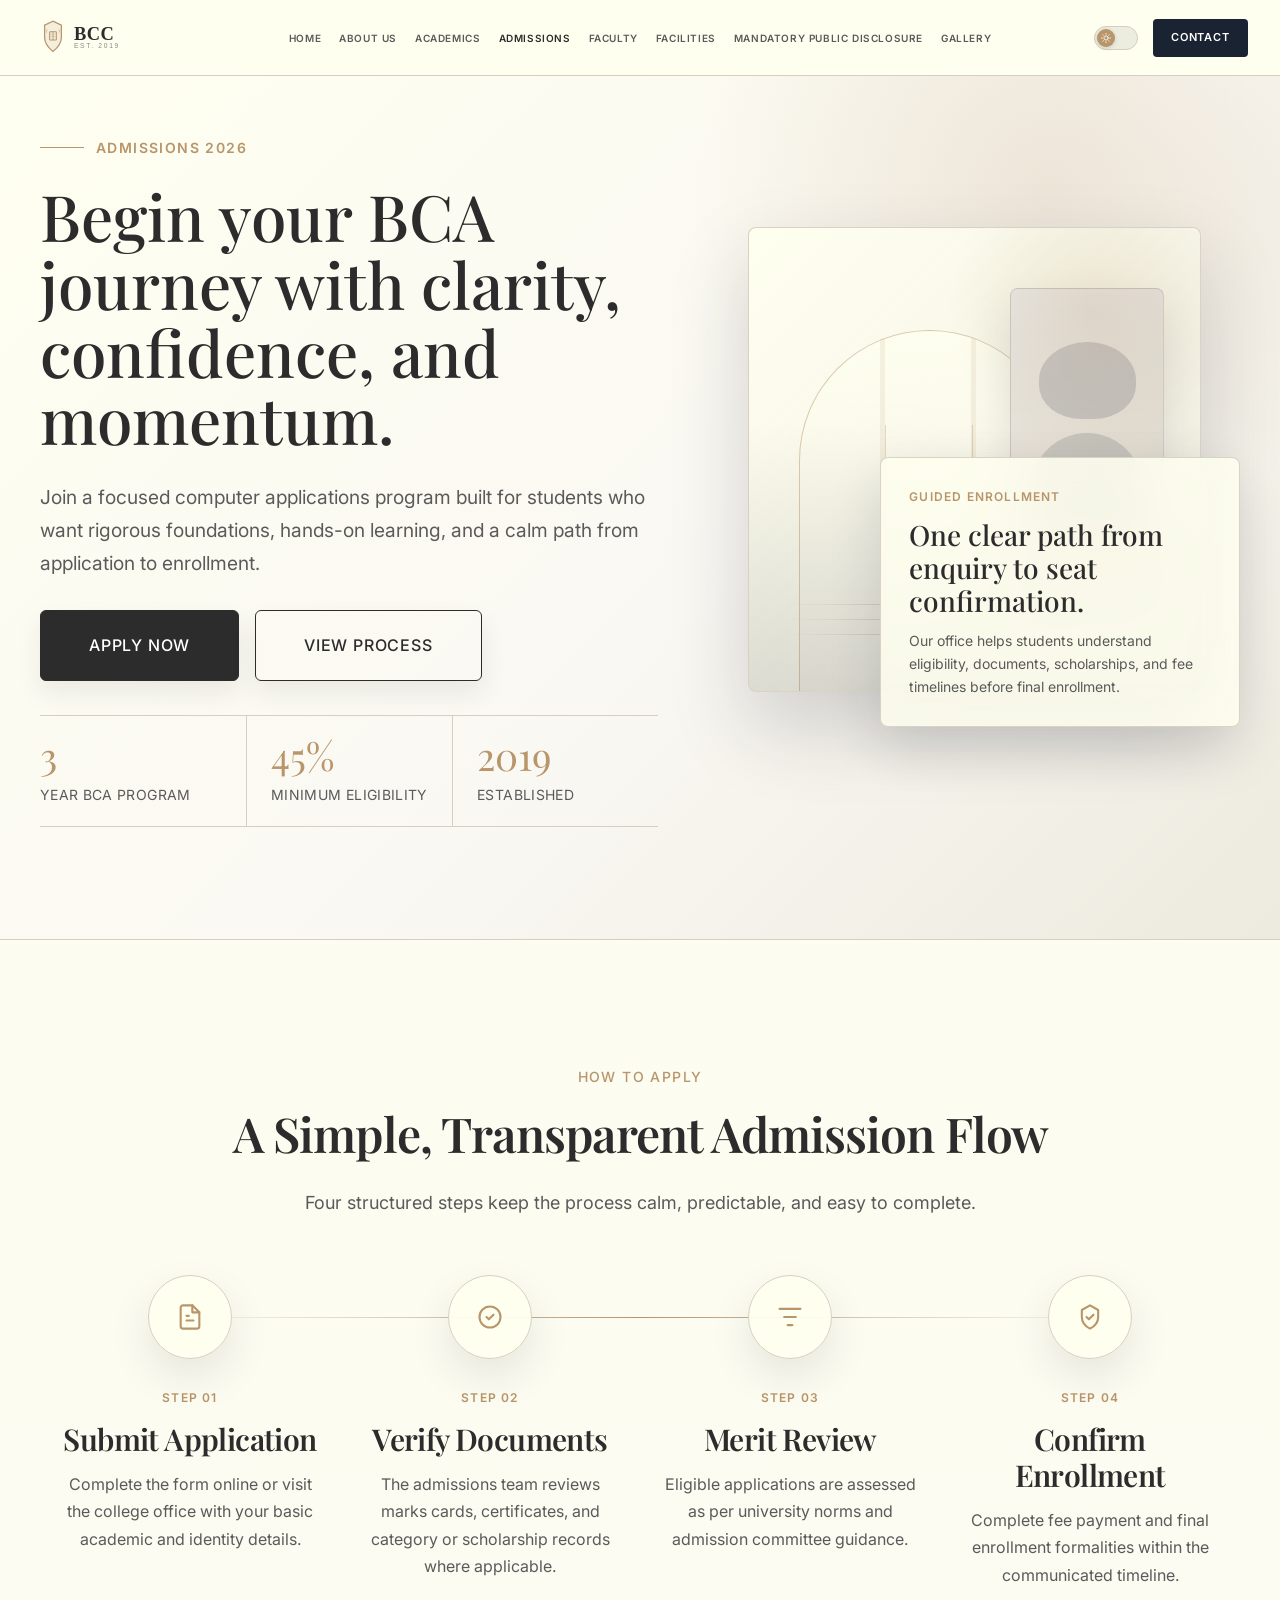
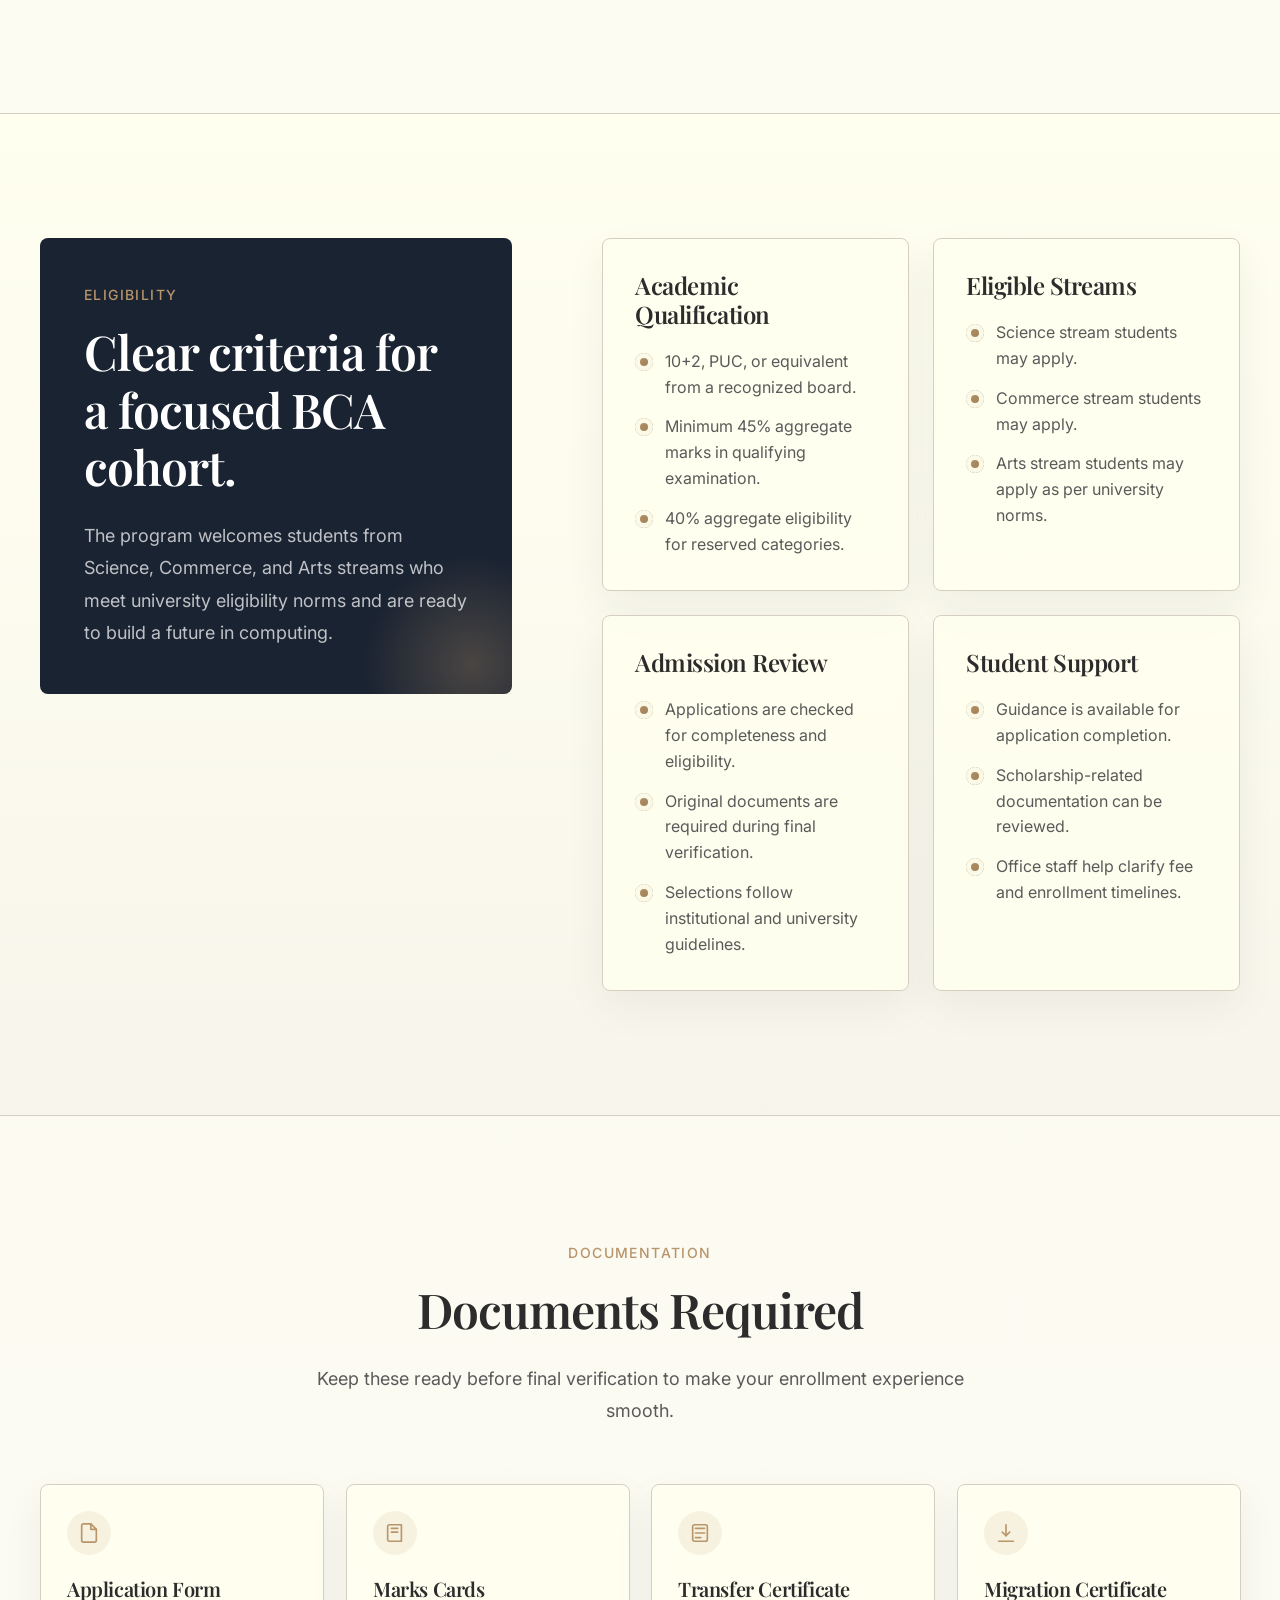
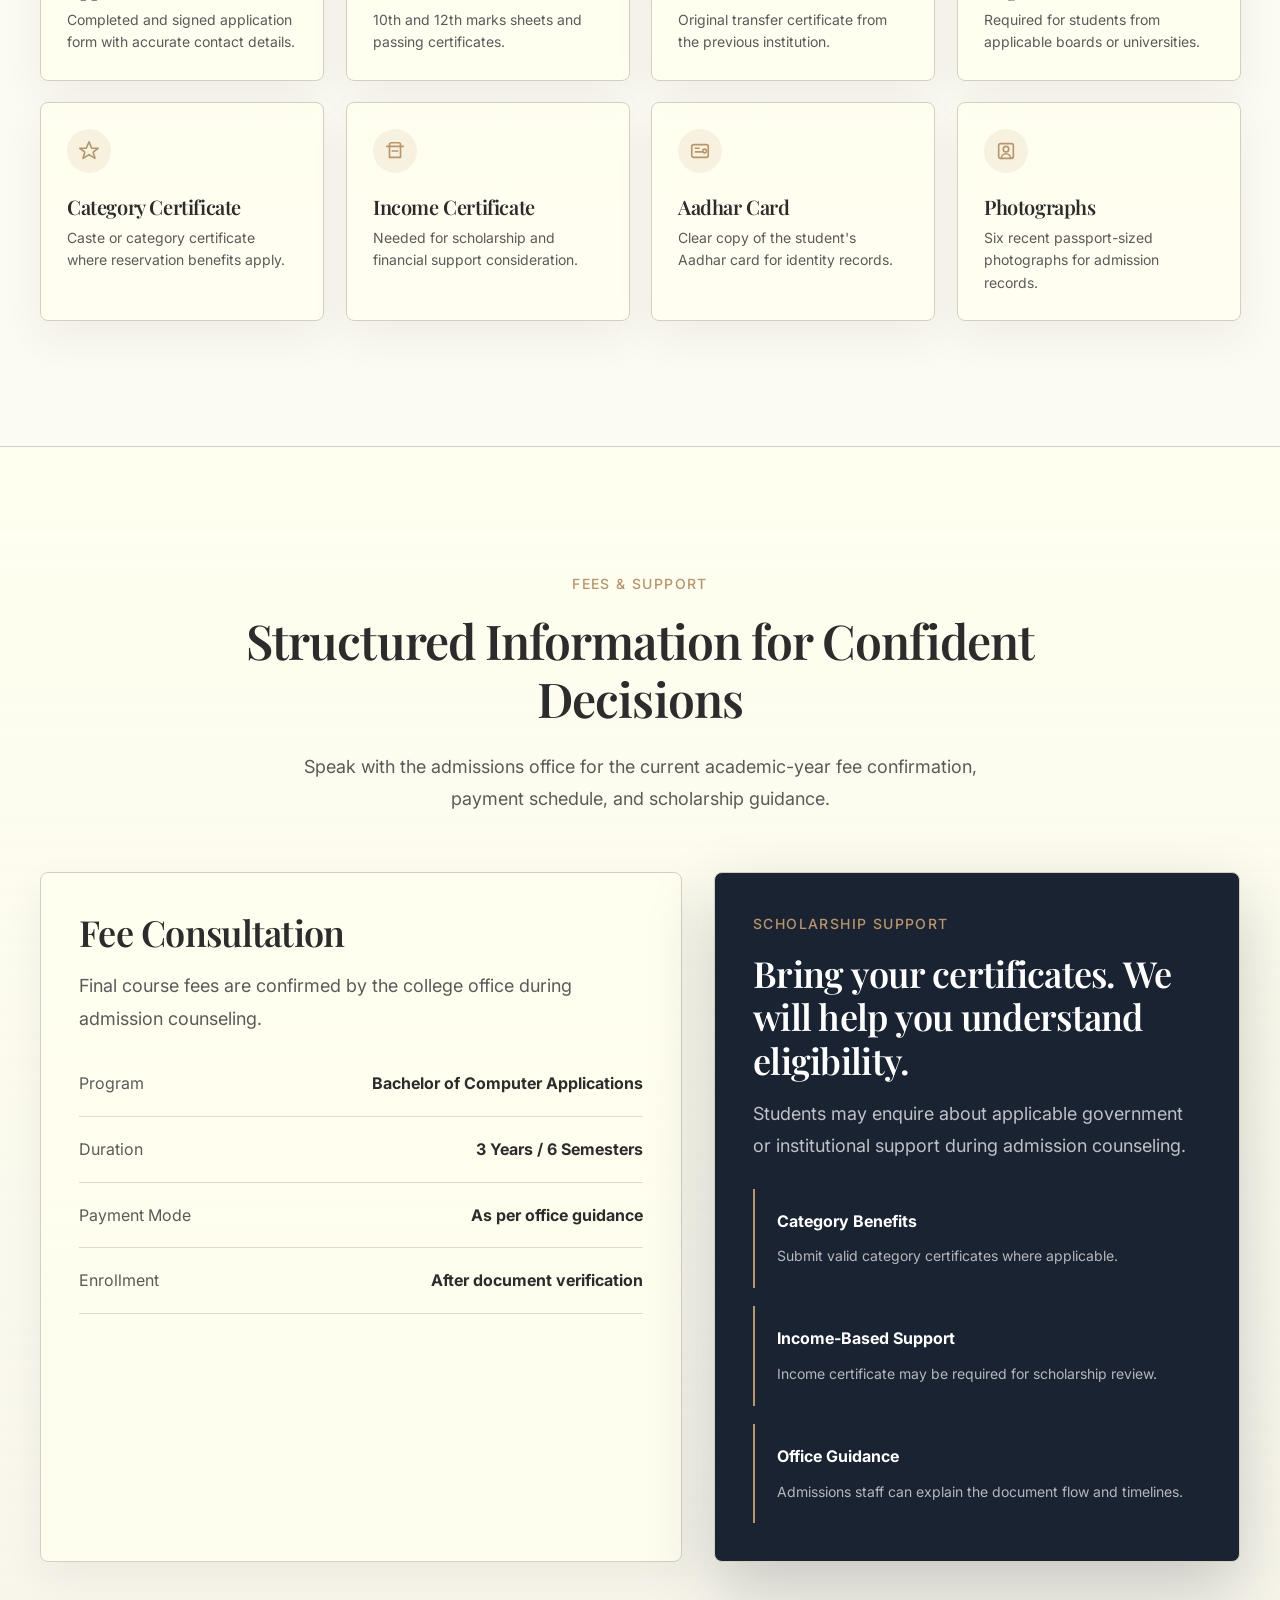
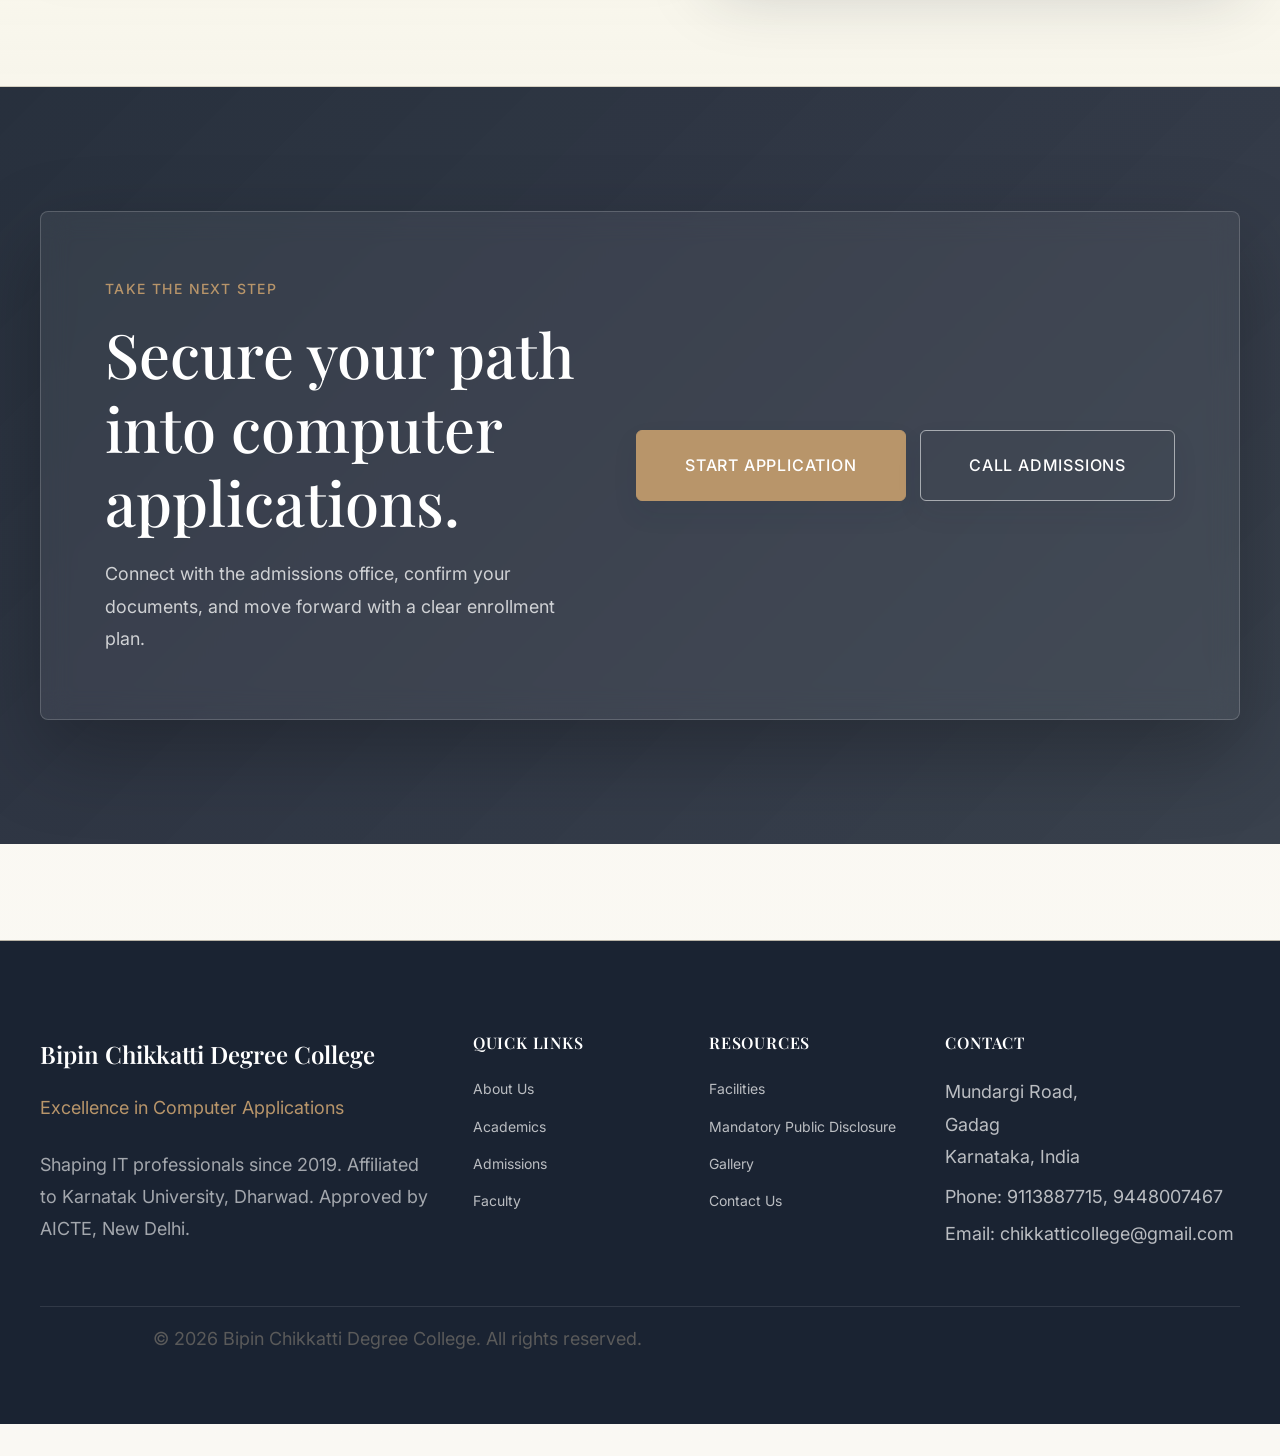
<file: admissions.html>
<!DOCTYPE html>
<html lang="en">
<head>
    <meta charset="UTF-8">
    <meta name="viewport" content="width=device-width, initial-scale=1.0">
    <meta name="description" content="Admission process, eligibility criteria, and application details for Bipin Chikkatti College">
    <title>Admissions | Bipin Chikkatti College</title>
    
    <!-- Stylesheets -->
    <link rel="stylesheet" href="css/main.css?v=20260515">
    
    <!-- Favicon -->
    <link rel="icon" type="image/svg+xml" href="data:image/svg+xml,<svg xmlns='http://www.w3.org/2000/svg' viewBox='0 0 100 100'><text y='.9em' font-size='90'>🎓</text></svg>">
</head>
<body>
    
    <!-- Primary Entry Loader (Cinematic Welcome) -->
    <div class="primary-loader">
        <div class="primary-loader-content">
            <div class="primary-loader-line-top"></div>
            <h1 class="primary-loader-brand">Bipin Chikkatti Degree College</h1>
            <p class="primary-loader-tagline">Excellence in Computer Applications</p>
            <div class="primary-loader-line-bottom"></div>
            <span class="primary-loader-year">Est. 2019</span>
        </div>
    </div>
    
    <!-- Secondary Page Transition Loader -->
    <div class="secondary-loader">
        <div class="secondary-loader-panel">
            <div class="secondary-loader-accent"></div>
            <div class="secondary-loader-mark">BCC</div>
            <div class="secondary-loader-progress"></div>
        </div>
    </div>
    
    <!-- Scroll Progress Bar -->
    <div class="scroll-progress"></div>
    
    <!-- Navigation -->
    <nav class="navbar">
        <div class="navbar-container">
            <a href="index.html" class="navbar-logo">
                <img src="images/logo.svg" alt="Bipin Chikkatti College Logo">
            </a>
            
            <ul class="navbar-menu">
                <li><a href="index.html" class="navbar-link">Home</a></li>
                <li><a href="about.html" class="navbar-link">About Us</a></li>
                <li><a href="academics.html" class="navbar-link">Academics</a></li>
                <li><a href="admissions.html" class="navbar-link">Admissions</a></li>
                <li><a href="faculty.html" class="navbar-link">Faculty</a></li>
                <li><a href="facilities.html" class="navbar-link">Facilities</a></li>
                <li><a href="disclosure.html" class="navbar-link">Mandatory Public Disclosure</a></li>
                <li><a href="gallery.html" class="navbar-link">Gallery</a></li>
                <li class="mobile-only-nav" style="margin-top: 20px; width: 100%;"><a href="contact.html" class="navbar-cta" style="width: 100%;">Contact Us</a></li>
            </ul>
            
            <div class="navbar-controls hidden-mobile">
                <button class="theme-switch" id="theme-toggle" aria-label="Toggle theme">
                    <div class="theme-switch-track">
                        <div class="theme-switch-handle">
                            <svg class="sun-icon" viewBox="0 0 24 24" fill="none" stroke="currentColor" stroke-width="2" stroke-linecap="round" stroke-linejoin="round">
                                <circle cx="12" cy="12" r="5"/><line x1="12" y1="1" x2="12" y2="3"/><line x1="12" y1="21" x2="12" y2="23"/><line x1="4.22" y1="4.22" x2="5.64" y2="5.64"/><line x1="18.36" y1="18.36" x2="19.78" y2="19.78"/><line x1="1" y1="12" x2="3" y2="12"/><line x1="21" y1="12" x2="23" y2="12"/><line x1="4.22" y1="19.78" x2="5.64" y2="18.36"/><line x1="18.36" y1="5.64" x2="19.78" y2="4.22"/>
                            </svg>
                            <svg class="moon-icon" viewBox="0 0 24 24" fill="none" stroke="currentColor" stroke-width="2" stroke-linecap="round" stroke-linejoin="round">
                                <path d="M21 12.79A9 9 0 1 1 11.21 3 7 7 0 0 0 21 12.79z"/>
                            </svg>
                        </div>
                    </div>
                </button>
                <a href="contact.html" class="navbar-cta">Contact</a>
            </div>
            
            <button class="navbar-toggle">
                <span></span>
                <span></span>
                <span></span>
            </button>
        </div>
    </nav>
    
    <!-- Main Content -->
    <main class="page-wrapper admissions-page">
        
        <!-- Hero Section -->
        <section class="hero-section admissions-hero">
            <div class="container">
                <div class="admissions-hero-grid">
                    <div class="admissions-hero-content">
                        <span class="admissions-eyebrow reveal">Admissions 2026</span>
                        <h1 class="admissions-hero-title reveal delay-100">
                            Begin your BCA journey with clarity, confidence, and momentum.
                        </h1>
                        <p class="admissions-hero-copy reveal delay-200">
                            Join a focused computer applications program built for students who want rigorous foundations, hands-on learning, and a calm path from application to enrollment.
                        </p>
                        <div class="admissions-hero-actions reveal delay-300">
                            <a href="contact.html" class="btn btn-primary btn-lg">Apply Now</a>
                            <a href="#admission-process" class="btn btn-outline btn-lg">View Process</a>
                        </div>
                        <div class="admissions-hero-proof reveal delay-400">
                            <div class="admissions-proof-item">
                                <span class="admissions-proof-value">3</span>
                                <span class="admissions-proof-label">Year BCA Program</span>
                            </div>
                            <div class="admissions-proof-item">
                                <span class="admissions-proof-value">45%</span>
                                <span class="admissions-proof-label">Minimum Eligibility</span>
                            </div>
                            <div class="admissions-proof-item">
                                <span class="admissions-proof-value">2019</span>
                                <span class="admissions-proof-label">Established</span>
                            </div>
                        </div>
                    </div>

                    <div class="admissions-visual reveal-scale delay-200" aria-hidden="true">
                        <div class="admissions-visual-card">
                            <div class="admissions-visual-scene">
                                <div class="admissions-arch"></div>
                                <div class="admissions-portrait-block"></div>
                                <div class="admissions-scene-lines">
                                    <span></span>
                                    <span></span>
                                    <span></span>
                                </div>
                            </div>
                        </div>
                        <div class="admissions-floating-panel">
                            <span>Guided Enrollment</span>
                            <strong>One clear path from enquiry to seat confirmation.</strong>
                            <p>Our office helps students understand eligibility, documents, scholarships, and fee timelines before final enrollment.</p>
                        </div>
                    </div>
                </div>
            </div>
        </section>
        
        <!-- Admission Process -->
        <section class="section-lg" id="admission-process">
            <div class="container">
                <div class="section-header text-center container-narrow">
                    <span class="section-label reveal">How to Apply</span>
                    <h2 class="section-title reveal delay-100">A Simple, Transparent Admission Flow</h2>
                    <p class="section-description reveal delay-200">
                        Four structured steps keep the process calm, predictable, and easy to complete.
                    </p>
                </div>
                
                <div class="admissions-process">
                    <article class="process-step text-center reveal">
                        <div class="process-marker">
                            <svg viewBox="0 0 24 24" fill="none" stroke="currentColor" stroke-width="1.8" stroke-linecap="round" stroke-linejoin="round">
                                <path d="M14 2H6a2 2 0 0 0-2 2v16a2 2 0 0 0 2 2h12a2 2 0 0 0 2-2V8z"/>
                                <path d="M14 2v6h6"/>
                                <path d="M9 15h6"/>
                                <path d="M9 11h2"/>
                            </svg>
                        </div>
                        <div>
                            <span class="process-number">Step 01</span>
                            <h3>Submit Application</h3>
                            <p>Complete the form online or visit the college office with your basic academic and identity details.</p>
                        </div>
                    </article>

                    <article class="process-step text-center reveal delay-100">
                        <div class="process-marker">
                            <svg viewBox="0 0 24 24" fill="none" stroke="currentColor" stroke-width="1.8" stroke-linecap="round" stroke-linejoin="round">
                                <path d="M9 12l2 2 4-4"/>
                                <path d="M21 12a9 9 0 1 1-18 0 9 9 0 0 1 18 0z"/>
                            </svg>
                        </div>
                        <div>
                            <span class="process-number">Step 02</span>
                            <h3>Verify Documents</h3>
                            <p>The admissions team reviews marks cards, certificates, and category or scholarship records where applicable.</p>
                        </div>
                    </article>

                    <article class="process-step text-center reveal delay-200">
                        <div class="process-marker">
                            <svg viewBox="0 0 24 24" fill="none" stroke="currentColor" stroke-width="1.8" stroke-linecap="round" stroke-linejoin="round">
                                <path d="M3 5h18"/>
                                <path d="M7 12h10"/>
                                <path d="M10 19h4"/>
                            </svg>
                        </div>
                        <div>
                            <span class="process-number">Step 03</span>
                            <h3>Merit Review</h3>
                            <p>Eligible applications are assessed as per university norms and admission committee guidance.</p>
                        </div>
                    </article>

                    <article class="process-step text-center reveal delay-300">
                        <div class="process-marker">
                            <svg viewBox="0 0 24 24" fill="none" stroke="currentColor" stroke-width="1.8" stroke-linecap="round" stroke-linejoin="round">
                                <path d="M12 2l7 4v6c0 5-3 8-7 10-4-2-7-5-7-10V6z"/>
                                <path d="M9 12l2 2 4-4"/>
                            </svg>
                        </div>
                        <div>
                            <span class="process-number">Step 04</span>
                            <h3>Confirm Enrollment</h3>
                            <p>Complete fee payment and final enrollment formalities within the communicated timeline.</p>
                        </div>
                    </article>
                </div>
            </div>
        </section>
        
        <!-- Eligibility Criteria -->
        <section class="section-lg admissions-section-muted">
            <div class="container">
                <div class="admissions-split">
                    <div class="admissions-sticky-note reveal-left">
                        <span class="section-label">Eligibility</span>
                        <h2 class="section-title">Clear criteria for a focused BCA cohort.</h2>
                        <p>
                            The program welcomes students from Science, Commerce, and Arts streams who meet university eligibility norms and are ready to build a future in computing.
                        </p>
                    </div>

                    <div class="eligibility-grid">
                        <article class="eligibility-card reveal">
                            <h3>Academic Qualification</h3>
                            <ul class="premium-checklist">
                                <li>10+2, PUC, or equivalent from a recognized board.</li>
                                <li>Minimum 45% aggregate marks in qualifying examination.</li>
                                <li>40% aggregate eligibility for reserved categories.</li>
                            </ul>
                        </article>

                        <article class="eligibility-card reveal delay-100">
                            <h3>Eligible Streams</h3>
                            <ul class="premium-checklist">
                                <li>Science stream students may apply.</li>
                                <li>Commerce stream students may apply.</li>
                                <li>Arts stream students may apply as per university norms.</li>
                            </ul>
                        </article>

                        <article class="eligibility-card reveal delay-200">
                            <h3>Admission Review</h3>
                            <ul class="premium-checklist">
                                <li>Applications are checked for completeness and eligibility.</li>
                                <li>Original documents are required during final verification.</li>
                                <li>Selections follow institutional and university guidelines.</li>
                            </ul>
                        </article>

                        <article class="eligibility-card reveal delay-300">
                            <h3>Student Support</h3>
                            <ul class="premium-checklist">
                                <li>Guidance is available for application completion.</li>
                                <li>Scholarship-related documentation can be reviewed.</li>
                                <li>Office staff help clarify fee and enrollment timelines.</li>
                            </ul>
                        </article>
                    </div>
                </div>
            </div>
        </section>
        
        <!-- Required Documents -->
        <section class="section-lg">
            <div class="container">
                <div class="section-header text-center container-narrow">
                    <span class="section-label reveal">Documentation</span>
                    <h2 class="section-title reveal delay-100">Documents Required</h2>
                    <p class="section-description reveal delay-200">
                        Keep these ready before final verification to make your enrollment experience smooth.
                    </p>
                </div>
                
                <div class="documents-grid">
                    <article class="document-card reveal">
                        <div class="document-icon">
                            <svg viewBox="0 0 24 24" fill="none" stroke="currentColor" stroke-width="1.8" stroke-linecap="round" stroke-linejoin="round"><path d="M14 2H6a2 2 0 0 0-2 2v16a2 2 0 0 0 2 2h12a2 2 0 0 0 2-2V8z"/><path d="M14 2v6h6"/></svg>
                        </div>
                        <h3>Application Form</h3>
                        <p>Completed and signed application form with accurate contact details.</p>
                    </article>

                    <article class="document-card reveal delay-100">
                        <div class="document-icon">
                            <svg viewBox="0 0 24 24" fill="none" stroke="currentColor" stroke-width="1.8" stroke-linecap="round" stroke-linejoin="round"><path d="M4 19.5V5a2 2 0 0 1 2-2h13v18H6a2 2 0 0 1-2-1.5z"/><path d="M8 7h7"/><path d="M8 11h7"/></svg>
                        </div>
                        <h3>Marks Cards</h3>
                        <p>10th and 12th marks sheets and passing certificates.</p>
                    </article>

                    <article class="document-card reveal delay-200">
                        <div class="document-icon">
                            <svg viewBox="0 0 24 24" fill="none" stroke="currentColor" stroke-width="1.8" stroke-linecap="round" stroke-linejoin="round"><path d="M7 7h10"/><path d="M7 12h10"/><path d="M7 17h6"/><rect x="4" y="3" width="16" height="18" rx="2"/></svg>
                        </div>
                        <h3>Transfer Certificate</h3>
                        <p>Original transfer certificate from the previous institution.</p>
                    </article>

                    <article class="document-card reveal delay-300">
                        <div class="document-icon">
                            <svg viewBox="0 0 24 24" fill="none" stroke="currentColor" stroke-width="1.8" stroke-linecap="round" stroke-linejoin="round"><path d="M12 3v12"/><path d="M8 11l4 4 4-4"/><path d="M4 21h16"/></svg>
                        </div>
                        <h3>Migration Certificate</h3>
                        <p>Required for students from applicable boards or universities.</p>
                    </article>

                    <article class="document-card reveal">
                        <div class="document-icon">
                            <svg viewBox="0 0 24 24" fill="none" stroke="currentColor" stroke-width="1.8" stroke-linecap="round" stroke-linejoin="round"><path d="M12 2l3 7h7l-5.5 4.2 2 6.8L12 16l-6.5 4 2-6.8L2 9h7z"/></svg>
                        </div>
                        <h3>Category Certificate</h3>
                        <p>Caste or category certificate where reservation benefits apply.</p>
                    </article>

                    <article class="document-card reveal delay-100">
                        <div class="document-icon">
                            <svg viewBox="0 0 24 24" fill="none" stroke="currentColor" stroke-width="1.8" stroke-linecap="round" stroke-linejoin="round"><path d="M3 7h18"/><path d="M6 7V5a2 2 0 0 1 2-2h8a2 2 0 0 1 2 2v2"/><path d="M6 7v12h12V7"/><path d="M9 12h6"/></svg>
                        </div>
                        <h3>Income Certificate</h3>
                        <p>Needed for scholarship and financial support consideration.</p>
                    </article>

                    <article class="document-card reveal delay-200">
                        <div class="document-icon">
                            <svg viewBox="0 0 24 24" fill="none" stroke="currentColor" stroke-width="1.8" stroke-linecap="round" stroke-linejoin="round"><rect x="3" y="5" width="18" height="14" rx="2"/><path d="M7 9h4"/><path d="M7 13h7"/><circle cx="17" cy="12" r="2"/></svg>
                        </div>
                        <h3>Aadhar Card</h3>
                        <p>Clear copy of the student's Aadhar card for identity records.</p>
                    </article>

                    <article class="document-card reveal delay-300">
                        <div class="document-icon">
                            <svg viewBox="0 0 24 24" fill="none" stroke="currentColor" stroke-width="1.8" stroke-linecap="round" stroke-linejoin="round"><rect x="4" y="4" width="16" height="16" rx="2"/><circle cx="12" cy="10" r="3"/><path d="M7 20a5 5 0 0 1 10 0"/></svg>
                        </div>
                        <h3>Photographs</h3>
                        <p>Six recent passport-sized photographs for admission records.</p>
                    </article>
                </div>
            </div>
        </section>

        <!-- Course Fees -->
        <section class="section-lg admissions-section-muted">
            <div class="container">
                <div class="section-header text-center container-narrow">
                    <span class="section-label reveal">Fees & Support</span>
                    <h2 class="section-title reveal delay-100">Structured Information for Confident Decisions</h2>
                    <p class="section-description reveal delay-200">
                        Speak with the admissions office for the current academic-year fee confirmation, payment schedule, and scholarship guidance.
                    </p>
                </div>

                <div class="fees-layout">
                    <article class="fee-card reveal">
                        <h3>Fee Consultation</h3>
                        <p>Final course fees are confirmed by the college office during admission counseling.</p>
                        <div class="fee-row">
                            <span>Program</span>
                            <strong>Bachelor of Computer Applications</strong>
                        </div>
                        <div class="fee-row">
                            <span>Duration</span>
                            <strong>3 Years / 6 Semesters</strong>
                        </div>
                        <div class="fee-row">
                            <span>Payment Mode</span>
                            <strong>As per office guidance</strong>
                        </div>
                        <div class="fee-row">
                            <span>Enrollment</span>
                            <strong>After document verification</strong>
                        </div>
                    </article>

                    <article class="fee-card fee-card-featured reveal delay-100">
                        <span class="section-label">Scholarship Support</span>
                        <h3>Bring your certificates. We will help you understand eligibility.</h3>
                        <p>Students may enquire about applicable government or institutional support during admission counseling.</p>
                        <div class="scholarship-list">
                            <div class="scholarship-item">
                                <strong>Category Benefits</strong>
                                <span>Submit valid category certificates where applicable.</span>
                            </div>
                            <div class="scholarship-item">
                                <strong>Income-Based Support</strong>
                                <span>Income certificate may be required for scholarship review.</span>
                            </div>
                            <div class="scholarship-item">
                                <strong>Office Guidance</strong>
                                <span>Admissions staff can explain the document flow and timelines.</span>
                            </div>
                        </div>
                    </article>
                </div>
            </div>
        </section>

        <!-- Admissions CTA -->
        <section class="admissions-cta-section">
            <div class="container">
                <div class="admissions-cta-panel reveal">
                    <div>
                        <span class="section-label">Take the Next Step</span>
                        <h2>Secure your path into computer applications.</h2>
                        <p>Connect with the admissions office, confirm your documents, and move forward with a clear enrollment plan.</p>
                    </div>
                    <div class="admissions-cta-actions">
                        <a href="contact.html" class="btn btn-gold btn-lg">Start Application</a>
                        <a href="tel:9113887715" class="btn btn-outline btn-lg" style="color: var(--color-text-light); border-color: rgba(255,255,255,0.55);">Call Admissions</a>
                    </div>
                </div>
            </div>
        </section>
        
    </main>
    
    <!-- Footer -->
    <footer class="section" style="background-color: var(--color-navy); color: var(--color-text-light);">
        <div class="container">
            <div class="footer-grid">
                <div>
                    <div class="footer-brand">Bipin Chikkatti Degree College</div>
                    <div class="footer-tagline">Excellence in Computer Applications</div>
                    <p style="color: rgba(255, 255, 255, 0.6);">
                        Shaping IT professionals since 2019. Affiliated to Karnatak University, Dharwad. Approved by AICTE, New Delhi.
                    </p>
                </div>
                
                <div>
                    <h4 class="footer-title">Quick Links</h4>
                    <div class="footer-links">
                        <a href="about.html" class="footer-link">About Us</a>
                        <a href="academics.html" class="footer-link">Academics</a>
                        <a href="admissions.html" class="footer-link">Admissions</a>
                        <a href="faculty.html" class="footer-link">Faculty</a>
                    </div>
                </div>
                
                <div>
                    <h4 class="footer-title">Resources</h4>
                    <div class="footer-links">
                        <a href="facilities.html" class="footer-link">Facilities</a>
                        <a href="disclosure.html" class="footer-link">Mandatory Public Disclosure</a>
                        <a href="gallery.html" class="footer-link">Gallery</a>
                        <a href="contact.html" class="footer-link">Contact Us</a>
                    </div>
                </div>
                
                <div>
                    <h4 class="footer-title">Contact</h4>
                    <p style="color: rgba(255, 255, 255, 0.7); margin-bottom: var(--s-sm);">
                        Mundargi Road,<br>
                        Gadag<br>
                        Karnataka, India
                    </p>
                    <p style="color: rgba(255, 255, 255, 0.7); margin-bottom: var(--s-xs);">Phone: 9113887715, 9448007467</p>
                    <p style="color: rgba(255, 255, 255, 0.7);">Email: chikkatticollege@gmail.com</p>
                </div>
            </div>
            
            <div class="footer-bottom" style="margin-top: var(--s-xl); padding-top: var(--s-md);">
                <p>© 2026 Bipin Chikkatti Degree College. All rights reserved.</p>
            </div>
        </div>
    </footer>
    
    <button class="back-to-top" aria-label="Back to top">
        <svg width="24" height="24" viewBox="0 0 24 24" fill="none" stroke="currentColor" stroke-width="2">
            <path d="M12 19V5m0 0l-7 7m7-7l7 7"/>
        </svg>
    </button>
    
    <script src="js/main.js?v=20260515"></script>
    
</body>
</html>
</file>
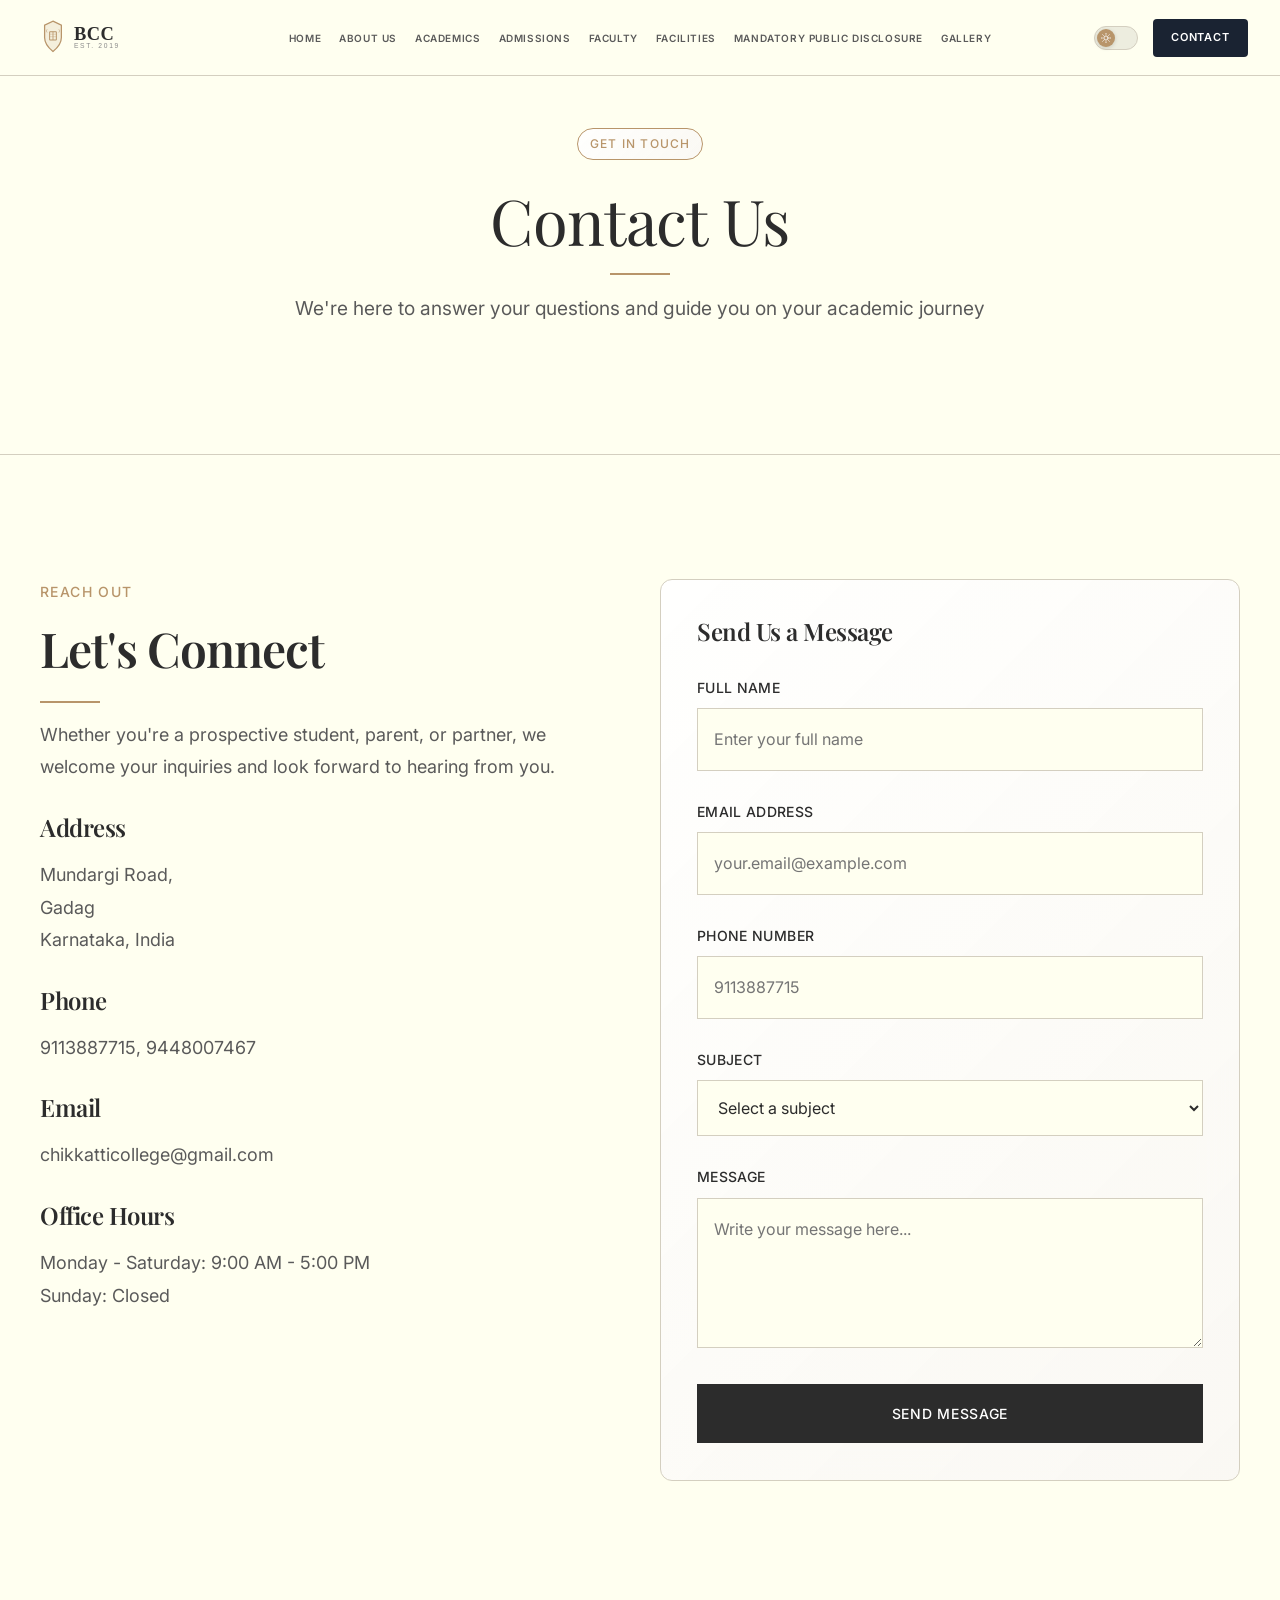
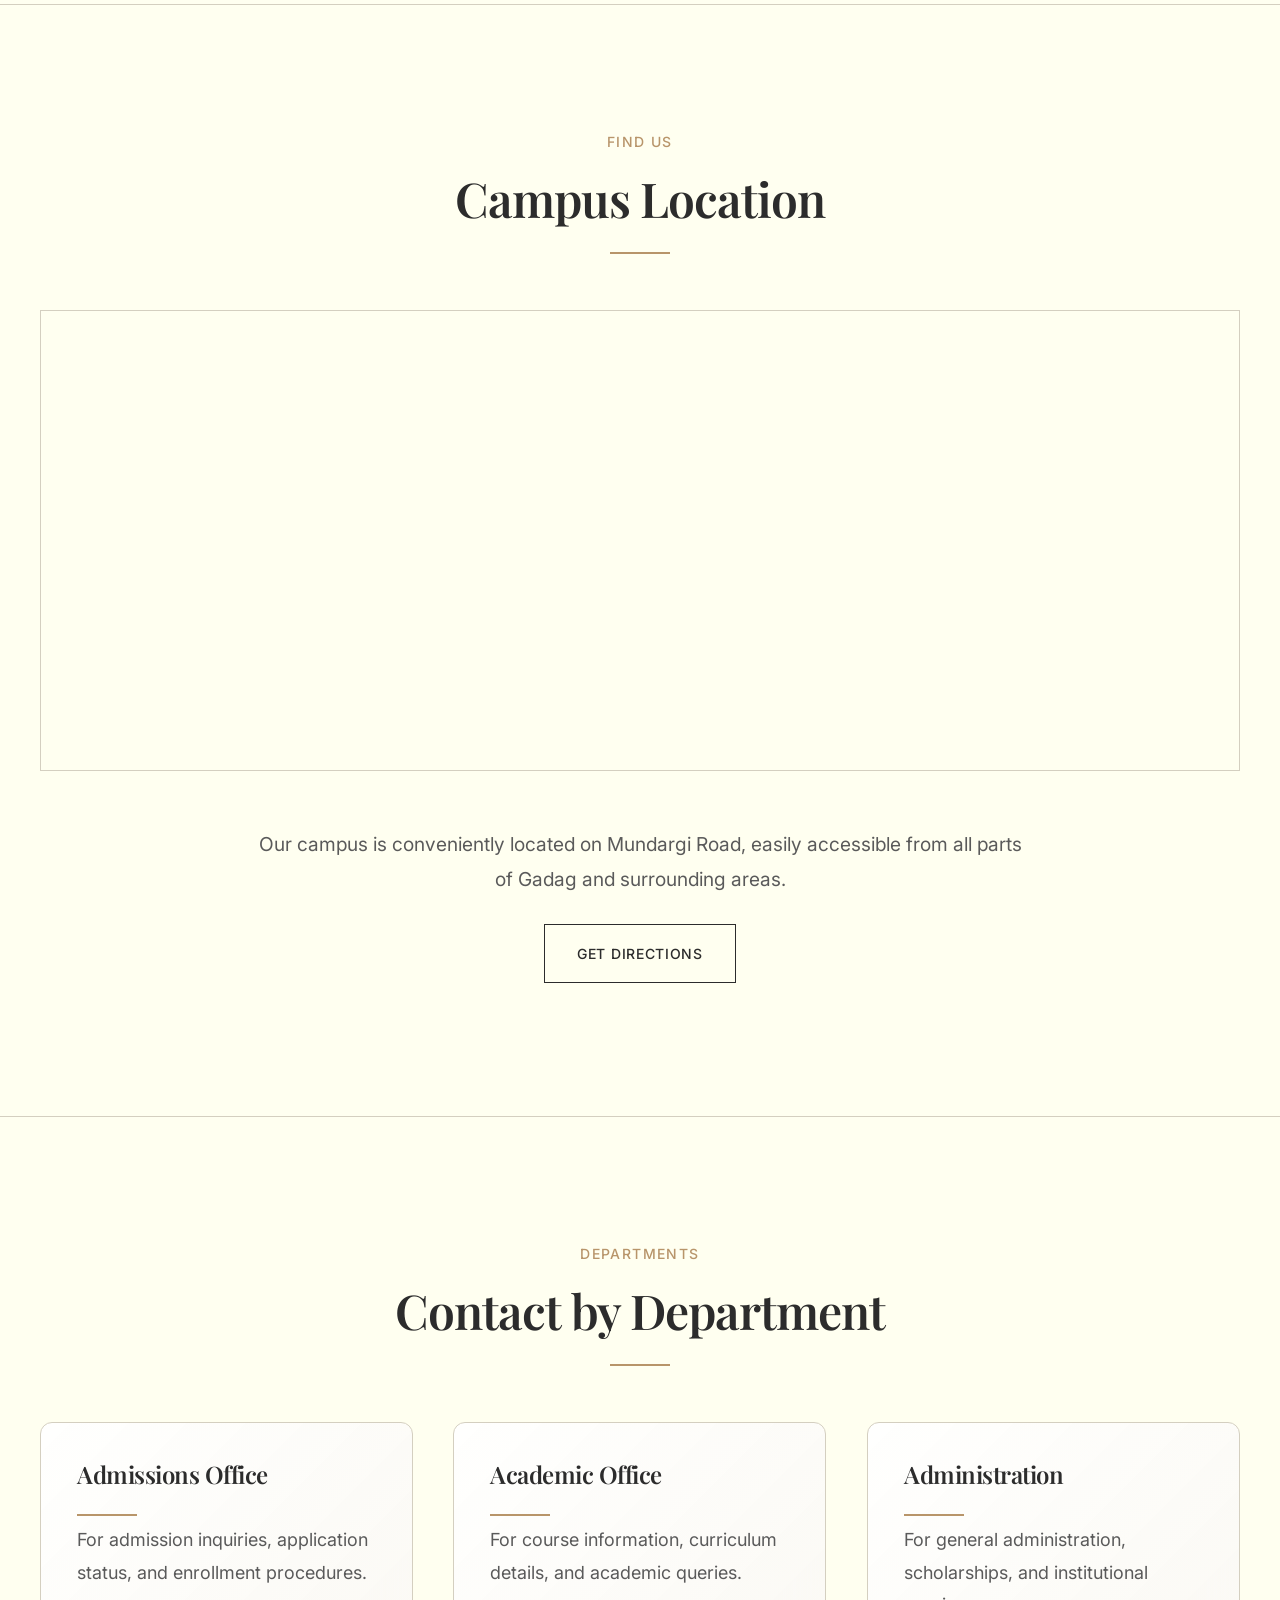
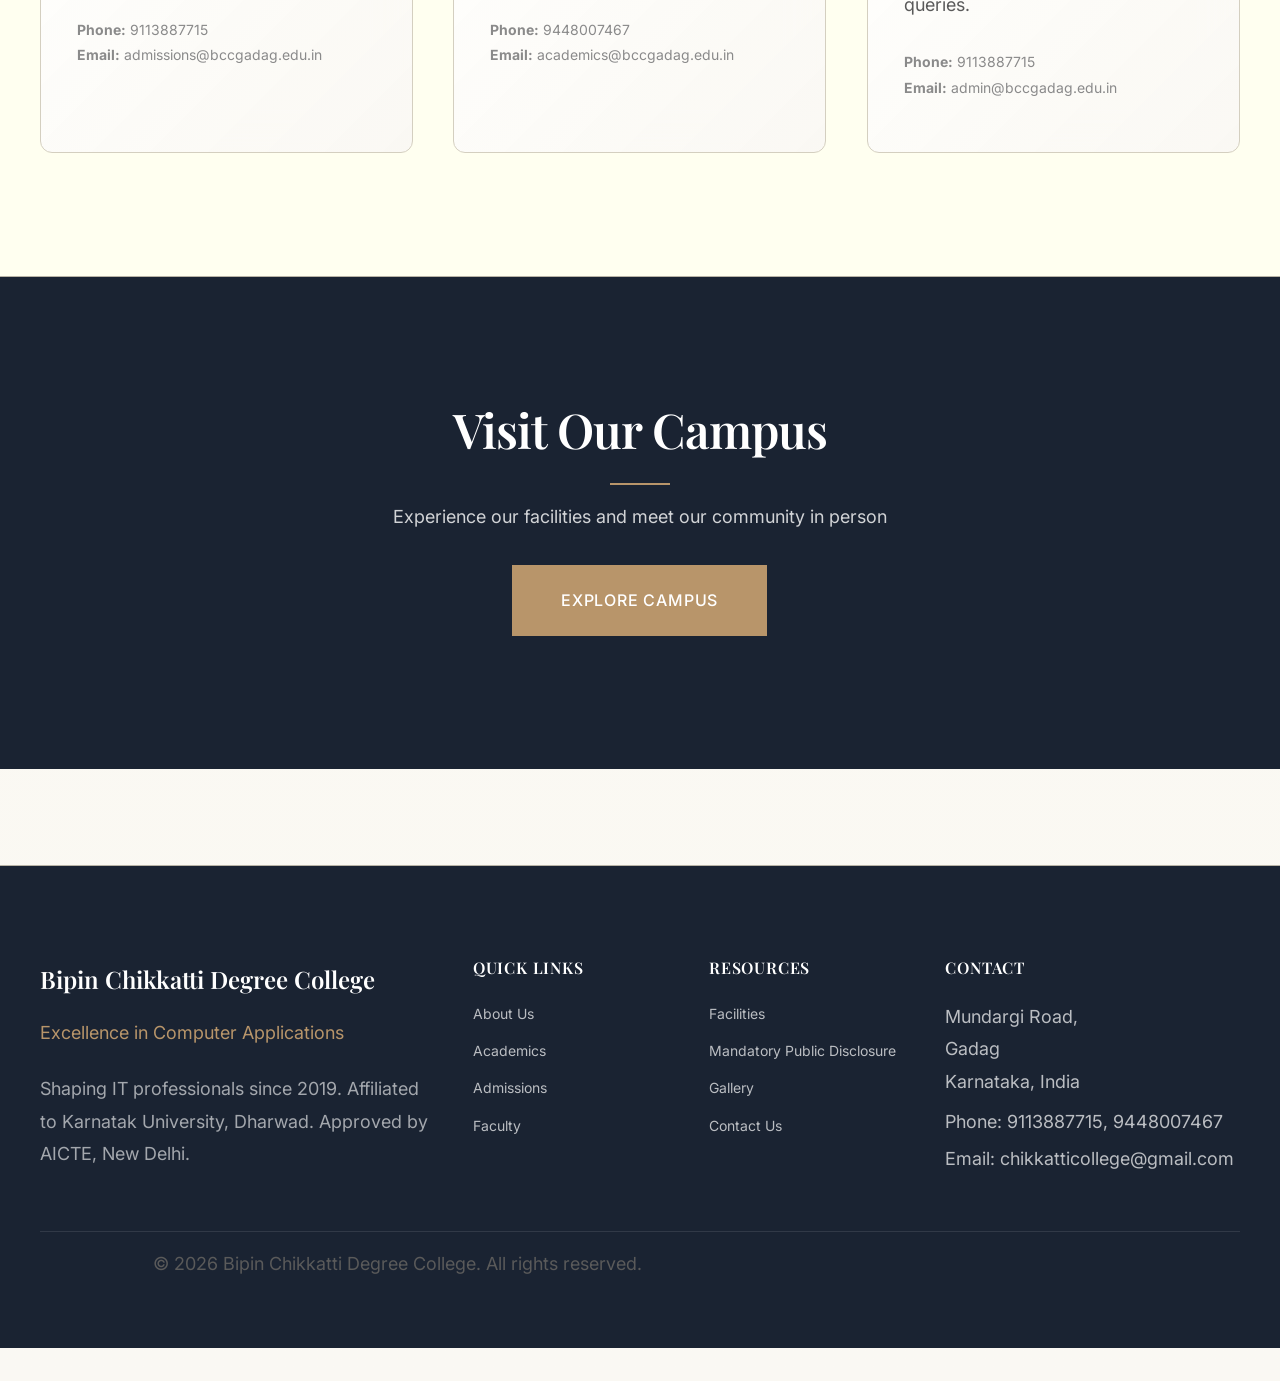
<file: contact.html>
<!DOCTYPE html>
<html lang="en">
<head>
    <meta charset="UTF-8">
    <meta name="viewport" content="width=device-width, initial-scale=1.0">
    <meta name="description" content="Contact Bipin Chikkatti College - Get in touch with us for admissions and inquiries">
    <title>Contact Us | Bipin Chikkatti College</title>
    
    <link rel="stylesheet" href="css/main.css?v=20260515">
    <link rel="icon" type="image/svg+xml" href="data:image/svg+xml,<svg xmlns='http://www.w3.org/2000/svg' viewBox='0 0 100 100'><text y='.9em' font-size='90'>🎓</text></svg>">
</head>
<body>
    
    <!-- Primary Entry Loader (Cinematic Welcome) -->
    <div class="primary-loader">
        <div class="primary-loader-content">
            <div class="primary-loader-line-top"></div>
            <h1 class="primary-loader-brand">Bipin Chikkatti Degree College</h1>
            <p class="primary-loader-tagline">Excellence in Computer Applications</p>
            <div class="primary-loader-line-bottom"></div>
            <span class="primary-loader-year">Est. 2019</span>
        </div>
    </div>
    
    <!-- Secondary Page Transition Loader -->
    <div class="secondary-loader">
        <div class="secondary-loader-panel">
            <div class="secondary-loader-accent"></div>
            <div class="secondary-loader-mark">BCC</div>
            <div class="secondary-loader-progress"></div>
        </div>
    </div>
    
    <!-- Scroll Progress Bar -->
    <div class="scroll-progress"></div>
    
    <!-- Navigation -->
    <nav class="navbar">
        <div class="navbar-container">
            <a href="index.html" class="navbar-logo">
                <img src="images/logo.svg" alt="Bipin Chikkatti College Logo">
            </a>
            
            <ul class="navbar-menu">
                <li><a href="index.html" class="navbar-link">Home</a></li>
                <li><a href="about.html" class="navbar-link">About Us</a></li>
                <li><a href="academics.html" class="navbar-link">Academics</a></li>
                <li><a href="admissions.html" class="navbar-link">Admissions</a></li>
                <li><a href="faculty.html" class="navbar-link">Faculty</a></li>
                <li><a href="facilities.html" class="navbar-link">Facilities</a></li>
                <li><a href="disclosure.html" class="navbar-link">Mandatory Public Disclosure</a></li>
                <li><a href="gallery.html" class="navbar-link">Gallery</a></li>
                <li class="mobile-only-nav" style="margin-top: 20px; width: 100%;"><a href="contact.html" class="navbar-cta" style="width: 100%;">Contact Us</a></li>
            </ul>
            
            <div class="navbar-controls hidden-mobile">
                <button class="theme-switch" id="theme-toggle" aria-label="Toggle theme">
                    <div class="theme-switch-track">
                        <div class="theme-switch-handle">
                            <svg class="sun-icon" viewBox="0 0 24 24" fill="none" stroke="currentColor" stroke-width="2" stroke-linecap="round" stroke-linejoin="round">
                                <circle cx="12" cy="12" r="5"/><line x1="12" y1="1" x2="12" y2="3"/><line x1="12" y1="21" x2="12" y2="23"/><line x1="4.22" y1="4.22" x2="5.64" y2="5.64"/><line x1="18.36" y1="18.36" x2="19.78" y2="19.78"/><line x1="1" y1="12" x2="3" y2="12"/><line x1="21" y1="12" x2="23" y2="12"/><line x1="4.22" y1="19.78" x2="5.64" y2="18.36"/><line x1="18.36" y1="5.64" x2="19.78" y2="4.22"/>
                            </svg>
                            <svg class="moon-icon" viewBox="0 0 24 24" fill="none" stroke="currentColor" stroke-width="2" stroke-linecap="round" stroke-linejoin="round">
                                <path d="M21 12.79A9 9 0 1 1 11.21 3 7 7 0 0 0 21 12.79z"/>
                            </svg>
                        </div>
                    </div>
                </button>
                <a href="contact.html" class="navbar-cta">Contact</a>
            </div>
            
            <button class="navbar-toggle">
                <span></span>
                <span></span>
                <span></span>
            </button>
        </div>
    </nav>
    
    <main class="page-wrapper">
        
        <!-- Hero Section -->
        <section class="hero-section" style="background-color: var(--color-ivory); border-bottom: var(--border-width) solid var(--color-border);">
            <div class="container">
                <div class="text-center container-narrow">
                    <span class="badge reveal">Get in Touch</span>
                    <h1 class="reveal delay-100 display-2" style="margin-top: var(--s-md); margin-bottom: var(--s-sm);">
                        Contact Us
                    </h1>
                    <div class="divider reveal delay-200"></div>
                    <p class="reveal delay-300 lead" style="color: var(--color-text-secondary);">
                        We're here to answer your questions and guide you on your academic journey
                    </p>
                </div>
            </div>
        </section>
        
        <!-- Contact Information & Form -->
        <section class="section-lg" style="background-color: var(--color-ivory);">
            <div class="container">
                <div class="grid grid-cols-1 grid-cols-2-md gap-lg">
                    
                    <!-- Contact Information -->
                    <div>
                        <span class="section-label reveal">Reach Out</span>
                        <h2 class="section-title reveal delay-100">
                            Let's Connect
                        </h2>
                        <div class="divider divider-left reveal delay-200"></div>
                        <p class="reveal delay-300 mb-responsive">
                            Whether you're a prospective student, parent, or partner, we welcome your inquiries and look forward to hearing from you.
                        </p>
                        
                        <div class="reveal delay-400 mb-responsive">
                            <h3 class="card-title">Address</h3>
                            <p>
                                Mundargi Road,<br>
                                Gadag<br>
                                Karnataka, India
                            </p>
                        </div>
                        
                        <div class="reveal delay-500 mb-responsive">
                            <h3 class="card-title">Phone</h3>
                            <p>
                                9113887715, 9448007467
                            </p>
                        </div>
                        
                        <div class="reveal delay-600 mb-responsive">
                            <h3 class="card-title">Email</h3>
                            <p>
                                chikkatticollege@gmail.com
                            </p>
                        </div>
                        
                        <div class="reveal delay-700">
                            <h3 class="card-title">Office Hours</h3>
                            <p>
                                Monday - Saturday: 9:00 AM - 5:00 PM<br>
                                Sunday: Closed
                            </p>
                        </div>
                    </div>
                    
                    <!-- Contact Form -->
                    <div class="card reveal delay-300 p-responsive">
                        <h3 class="card-title mb-responsive">Send Us a Message</h3>
                        
                        <form data-validate>
                            <div class="form-group mb-responsive">
                                <label class="form-label" for="name">Full Name</label>
                                <input type="text" id="name" class="form-input" required placeholder="Enter your full name">
                            </div>
                            
                            <div class="form-group mb-responsive">
                                <label class="form-label" for="email">Email Address</label>
                                <input type="email" id="email" class="form-input" required placeholder="your.email@example.com">
                            </div>
                            
                            <div class="form-group mb-responsive">
                                <label class="form-label" for="phone">Phone Number</label>
                                <input type="tel" id="phone" class="form-input" required placeholder="9113887715">
                            </div>
                            
                            <div class="form-group mb-responsive">
                                <label class="form-label" for="subject">Subject</label>
                                <select id="subject" class="form-select" required>
                                    <option value="">Select a subject</option>
                                    <option value="admissions">BCA Admissions</option>
                                    <option value="courses">Course Information</option>
                                    <option value="facilities">Campus Facilities</option>
                                    <option value="other">Other</option>
                                </select>
                            </div>
                            
                            <div class="form-group mb-responsive">
                                <label class="form-label" for="message">Message</label>
                                <textarea id="message" class="form-textarea" required placeholder="Write your message here..."></textarea>
                            </div>
                            
                            <button type="submit" class="btn btn-primary" style="width: 100%;">Send Message</button>
                        </form>
                    </div>
                    
                </div>
            </div>
        </section>
        
        <!-- Map Section -->
        <section class="section-lg" style="background-color: var(--color-ivory); border-top: var(--border-width) solid var(--color-border); border-bottom: var(--border-width) solid var(--color-border);">
            <div class="container">
                <div class="section-header text-center container-narrow">
                    <span class="section-label reveal">Find Us</span>
                    <h2 class="section-title reveal delay-100">Campus Location</h2>
                    <div class="divider reveal delay-200"></div>
                </div>
                
                <div class="reveal delay-300 mt-responsive" style="border: var(--border-width) solid var(--color-border); overflow: hidden;">
                    <iframe 
                        src="https://www.google.com/maps/embed?pb=!1m18!1m12!1m3!1d3843.5!2d75.6!3d15.4!2m3!1f0!2f0!3f0!3m2!1i1024!2i768!4f13.1!3m3!1m2!1s0x0%3A0x0!2zMTXCsDI0JzAwLjAiTiA3NcKwMzYnMDAuMCJF!5e0!3m2!1sen!2sin!4v1234567890"
                        width="100%" 
                        height="450" 
                        style="border:0;" 
                        allowfullscreen="" 
                        loading="lazy" 
                        referrerpolicy="no-referrer-when-downgrade">
                    </iframe>
                </div>
                
                <div class="text-center mt-responsive">
                    <p class="reveal delay-400 lead mb-responsive">
                        Our campus is conveniently located on Mundargi Road, easily accessible from all parts of Gadag and surrounding areas.
                    </p>
                    <a href="https://maps.google.com" target="_blank" rel="noopener noreferrer" class="btn btn-outline reveal delay-500">Get Directions</a>
                </div>
            </div>
        </section>
        
        <!-- Quick Contact Cards -->
        <section class="section-lg" style="background-color: var(--color-ivory);">
            <div class="container">
                <div class="section-header text-center container-narrow">
                    <span class="section-label reveal">Departments</span>
                    <h2 class="section-title reveal delay-100">Contact by Department</h2>
                    <div class="divider reveal delay-200"></div>
                </div>
                
                <div class="grid grid-smart mt-responsive">
                    
                    <div class="card hover-lift reveal">
                        <h3 class="card-title">Admissions Office</h3>
                        <div class="divider divider-left" style="margin: var(--s-sm) 0;"></div>
                        <p class="mb-responsive">
                            For admission inquiries, application status, and enrollment procedures.
                        </p>
                        <p style="font-size: var(--text-sm); color: var(--color-text-muted);">
                            <strong>Phone:</strong> 9113887715<br>
                            <strong>Email:</strong> admissions@bccgadag.edu.in
                        </p>
                    </div>
                    
                    <div class="card hover-lift reveal delay-100">
                        <h3 class="card-title">Academic Office</h3>
                        <div class="divider divider-left" style="margin: var(--s-sm) 0;"></div>
                        <p class="mb-responsive">
                            For course information, curriculum details, and academic queries.
                        </p>
                        <p style="font-size: var(--text-sm); color: var(--color-text-muted);">
                            <strong>Phone:</strong> 9448007467<br>
                            <strong>Email:</strong> academics@bccgadag.edu.in
                        </p>
                    </div>
                    
                    <div class="card hover-lift reveal delay-200">
                        <h3 class="card-title">Administration</h3>
                        <div class="divider divider-left" style="margin: var(--s-sm) 0;"></div>
                        <p class="mb-responsive">
                            For general administration, scholarships, and institutional queries.
                        </p>
                        <p style="font-size: var(--text-sm); color: var(--color-text-muted);">
                            <strong>Phone:</strong> 9113887715<br>
                            <strong>Email:</strong> admin@bccgadag.edu.in
                        </p>
                    </div>
                    
                </div>
            </div>
        </section>
        
        <!-- CTA Section -->
        <section class="section" style="background-color: var(--color-navy); color: var(--color-text-light); text-align: center; border-top: var(--border-width) solid var(--color-border-dark);">
            <div class="container">
                <div class="reveal">
                    <h2 style="margin-bottom: var(--space-6); font-size: clamp(2rem, 4vw, 3rem); color: var(--color-text-light);">
                        Visit Our Campus
                    </h2>
                    <div class="divider" style="background-color: var(--color-gold);"></div>
                    <p style="font-size: var(--text-lg); color: rgba(255, 255, 255, 0.8); margin-bottom: var(--space-8); max-width: 600px; margin-left: auto; margin-right: auto; line-height: var(--leading-relaxed);">
                        Experience our facilities and meet our community in person
                    </p>
                    <a href="campus.html" class="btn btn-gold btn-lg">Explore Campus</a>
                </div>
            </div>
        </section>
        
    </main>
    
    <!-- Footer -->
    <footer class="section" style="background-color: var(--color-navy); color: var(--color-text-light);">
        <div class="container">
            <div class="footer-grid">
                <div>
                    <div class="footer-brand">Bipin Chikkatti Degree College</div>
                    <div class="footer-tagline">Excellence in Computer Applications</div>
                    <p style="color: rgba(255, 255, 255, 0.6);">
                        Shaping IT professionals since 2019. Affiliated to Karnatak University, Dharwad. Approved by AICTE, New Delhi.
                    </p>
                </div>
                
                <div>
                    <h4 class="footer-title">Quick Links</h4>
                    <div class="footer-links">
                        <a href="about.html" class="footer-link">About Us</a>
                        <a href="academics.html" class="footer-link">Academics</a>
                        <a href="admissions.html" class="footer-link">Admissions</a>
                        <a href="faculty.html" class="footer-link">Faculty</a>
                    </div>
                </div>
                
                <div>
                    <h4 class="footer-title">Resources</h4>
                    <div class="footer-links">
                        <a href="facilities.html" class="footer-link">Facilities</a>
                        <a href="disclosure.html" class="footer-link">Mandatory Public Disclosure</a>
                        <a href="gallery.html" class="footer-link">Gallery</a>
                        <a href="contact.html" class="footer-link">Contact Us</a>
                    </div>
                </div>
                
                <div>
                    <h4 class="footer-title">Contact</h4>
                    <p style="color: rgba(255, 255, 255, 0.7); margin-bottom: var(--s-sm);">
                        Mundargi Road,<br>
                        Gadag<br>
                        Karnataka, India
                    </p>
                    <p style="color: rgba(255, 255, 255, 0.7); margin-bottom: var(--s-xs);">Phone: 9113887715, 9448007467</p>
                    <p style="color: rgba(255, 255, 255, 0.7);">Email: chikkatticollege@gmail.com</p>
                </div>
            </div>
            
            <div class="footer-bottom" style="margin-top: var(--s-xl); padding-top: var(--s-md);">
                <p>© 2026 Bipin Chikkatti Degree College. All rights reserved.</p>
            </div>
        </div>
    </footer>
    
    <button class="back-to-top" aria-label="Back to top">
        <svg width="24" height="24" viewBox="0 0 24 24" fill="none" stroke="currentColor" stroke-width="2">
            <path d="M12 19V5m0 0l-7 7m7-7l7 7"/>
        </svg>
    </button>
    
    <script src="js/main.js?v=20260515"></script>
    
</body>
</html>
</file>
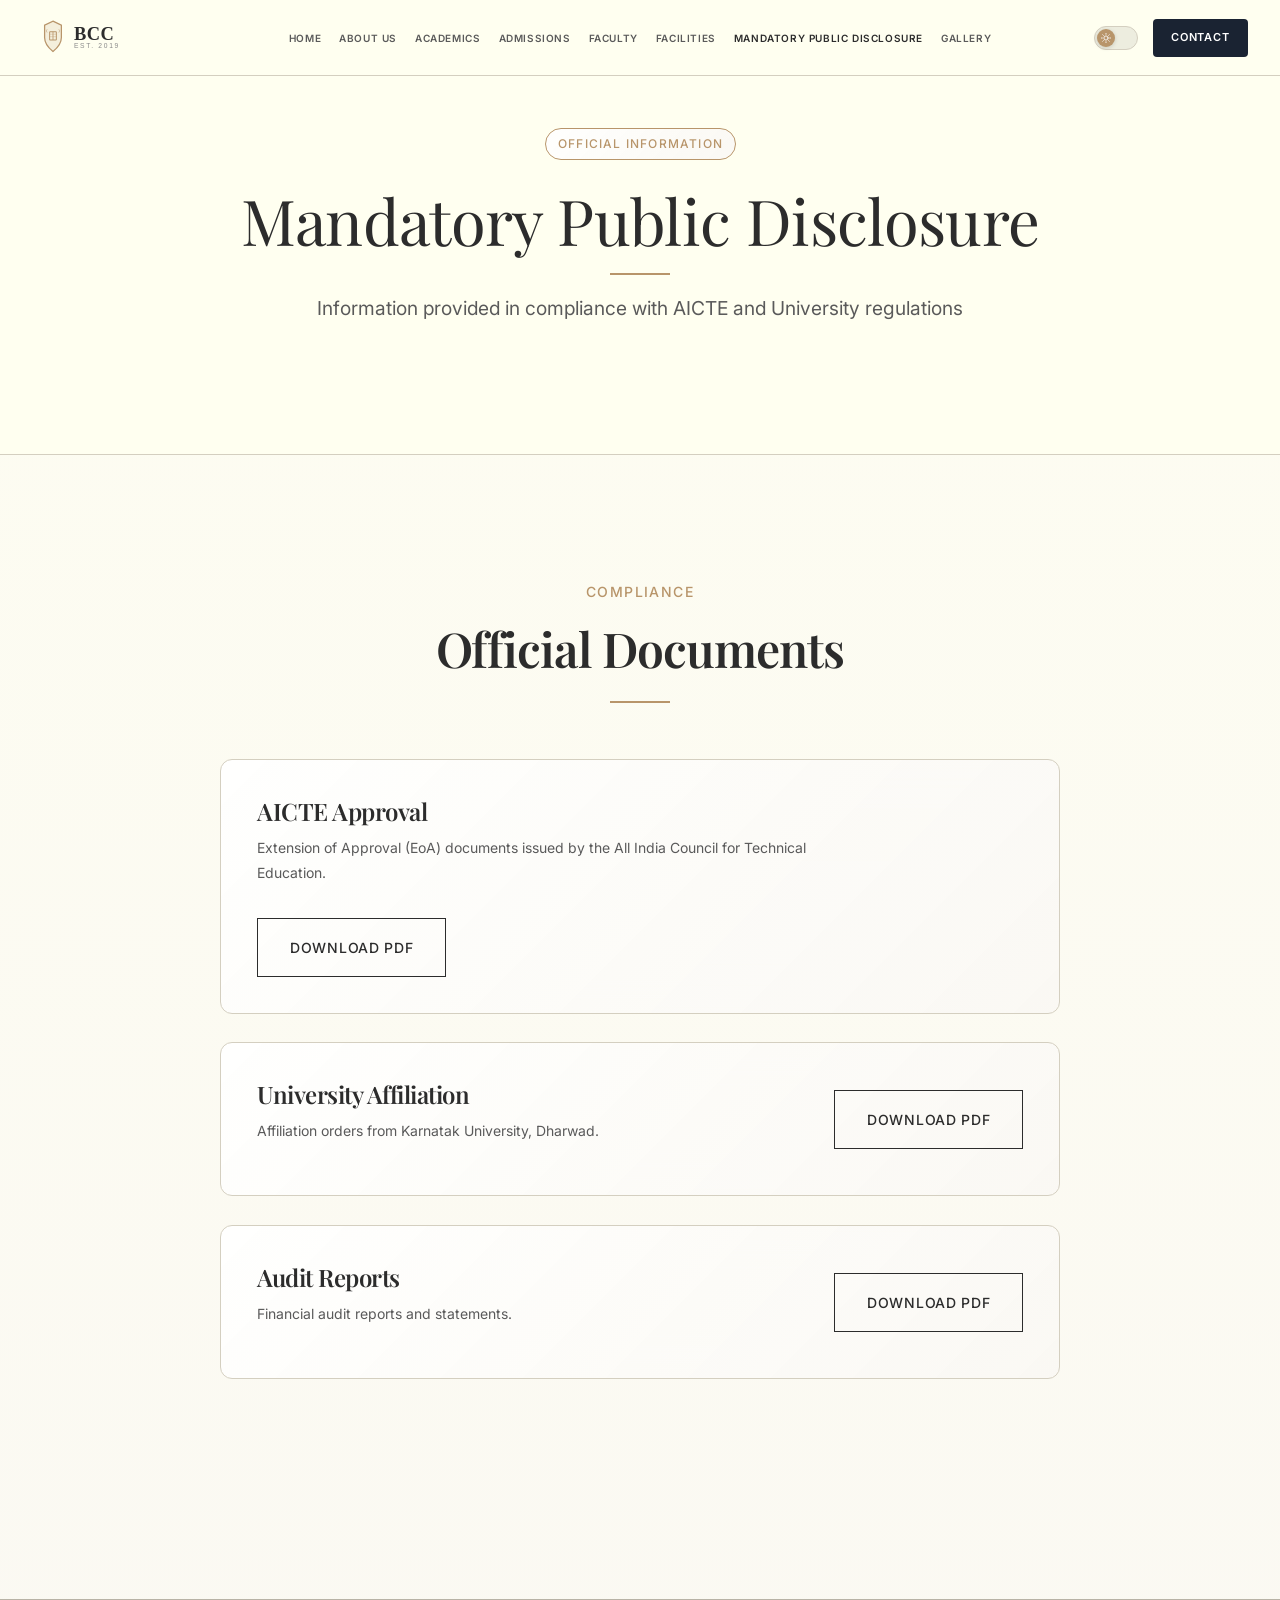
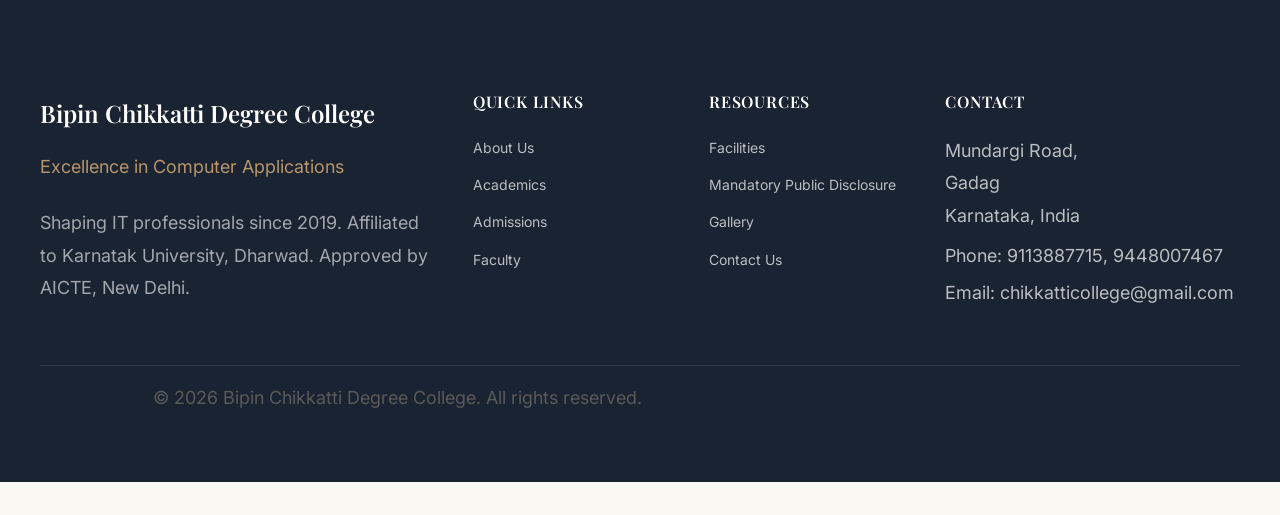
<file: disclosure.html>
<!DOCTYPE html>
<html lang="en">
<head>
    <meta charset="UTF-8">
    <meta name="viewport" content="width=device-width, initial-scale=1.0">
    <meta name="description" content="Mandatory Public Disclosure for Bipin Chikkatti Degree College as per AICTE guidelines">
    <title>Mandatory Public Disclosure | Bipin Chikkatti College</title>
    
    <!-- Stylesheets -->
    <link rel="stylesheet" href="css/main.css?v=20260515">
    
    <!-- Favicon -->
    <link rel="icon" type="image/svg+xml" href="data:image/svg+xml,<svg xmlns='http://www.w3.org/2000/svg' viewBox='0 0 100 100'><text y='.9em' font-size='90'>🎓</text></svg>">
</head>
<body>
    
    <!-- Primary Entry Loader (Cinematic Welcome) -->
    <div class="primary-loader">
        <div class="primary-loader-content">
            <div class="primary-loader-line-top"></div>
            <h1 class="primary-loader-brand">Bipin Chikkatti Degree College</h1>
            <p class="primary-loader-tagline">Excellence in Computer Applications</p>
            <div class="primary-loader-line-bottom"></div>
            <span class="primary-loader-year">Est. 2019</span>
        </div>
    </div>
    
    <!-- Secondary Page Transition Loader -->
    <div class="secondary-loader">
        <div class="secondary-loader-panel">
            <div class="secondary-loader-accent"></div>
            <div class="secondary-loader-mark">BCC</div>
            <div class="secondary-loader-progress"></div>
        </div>
    </div>
    
    <!-- Scroll Progress Bar -->
    <div class="scroll-progress"></div>
    
    <!-- Navigation -->
    <nav class="navbar">
        <div class="navbar-container">
            <a href="index.html" class="navbar-logo">
                <img src="images/logo.svg" alt="Bipin Chikkatti College Logo">
            </a>
            
            <ul class="navbar-menu">
                <li><a href="index.html" class="navbar-link">Home</a></li>
                <li><a href="about.html" class="navbar-link">About Us</a></li>
                <li><a href="academics.html" class="navbar-link">Academics</a></li>
                <li><a href="admissions.html" class="navbar-link">Admissions</a></li>
                <li><a href="faculty.html" class="navbar-link">Faculty</a></li>
                <li><a href="facilities.html" class="navbar-link">Facilities</a></li>
                <li><a href="disclosure.html" class="navbar-link">Mandatory Public Disclosure</a></li>
                <li><a href="gallery.html" class="navbar-link">Gallery</a></li>
                <li class="mobile-only-nav" style="margin-top: 20px; width: 100%;"><a href="contact.html" class="navbar-cta" style="width: 100%;">Contact Us</a></li>
            </ul>
            
            <div class="navbar-controls hidden-mobile">
                <button class="theme-switch" id="theme-toggle" aria-label="Toggle theme">
                    <div class="theme-switch-track">
                        <div class="theme-switch-handle">
                            <svg class="sun-icon" viewBox="0 0 24 24" fill="none" stroke="currentColor" stroke-width="2" stroke-linecap="round" stroke-linejoin="round">
                                <circle cx="12" cy="12" r="5"/><line x1="12" y1="1" x2="12" y2="3"/><line x1="12" y1="21" x2="12" y2="23"/><line x1="4.22" y1="4.22" x2="5.64" y2="5.64"/><line x1="18.36" y1="18.36" x2="19.78" y2="19.78"/><line x1="1" y1="12" x2="3" y2="12"/><line x1="21" y1="12" x2="23" y2="12"/><line x1="4.22" y1="19.78" x2="5.64" y2="18.36"/><line x1="18.36" y1="5.64" x2="19.78" y2="4.22"/>
                            </svg>
                            <svg class="moon-icon" viewBox="0 0 24 24" fill="none" stroke="currentColor" stroke-width="2" stroke-linecap="round" stroke-linejoin="round">
                                <path d="M21 12.79A9 9 0 1 1 11.21 3 7 7 0 0 0 21 12.79z"/>
                            </svg>
                        </div>
                    </div>
                </button>
                <a href="contact.html" class="navbar-cta">Contact</a>
            </div>
            
            <button class="navbar-toggle">
                <span></span>
                <span></span>
                <span></span>
            </button>
        </div>
    </nav>
    
    <!-- Main Content -->
    <main class="page-wrapper">
        
        <!-- Hero Section -->
        <section class="hero-section" style="background-color: var(--color-ivory); border-bottom: var(--border-width) solid var(--color-border);">
            <div class="container">
                <div class="text-center container-narrow">
                    <span class="badge reveal">Official Information</span>
                    <h1 class="reveal delay-100 display-2" style="margin-top: var(--s-md); margin-bottom: var(--s-sm);">
                        Mandatory Public Disclosure
                    </h1>
                    <div class="divider reveal delay-200"></div>
                    <p class="reveal delay-300 lead" style="color: var(--color-text-secondary);">
                        Information provided in compliance with AICTE and University regulations
                    </p>
                </div>
            </div>
        </section>
        
        <!-- Documents Section -->
        <section class="section-lg">
            <div class="container">
                <div class="section-header text-center container-narrow">
                    <span class="section-label reveal">Compliance</span>
                    <h2 class="section-title reveal delay-100">Official Documents</h2>
                    <div class="divider reveal delay-200"></div>
                </div>
                
                <div class="container-narrow mt-responsive">
                    <div class="card hover-lift reveal mb-responsive">
                        <div style="display: flex; gap: var(--s-md); justify-content: space-between; align-items: center; flex-wrap: wrap;">
                            <div>
                                <h3 class="card-title" style="margin-bottom: var(--space-2);">AICTE Approval</h3>
                                <p class="small">Extension of Approval (EoA) documents issued by the All India Council for Technical Education.</p>
                            </div>
                            <a href="#" class="btn btn-outline" style="white-space: nowrap;">Download PDF</a>
                        </div>
                    </div>
                    
                    <div class="card hover-lift reveal delay-100 mb-responsive">
                        <div style="display: flex; gap: var(--s-md); justify-content: space-between; align-items: center; flex-wrap: wrap;">
                            <div>
                                <h3 class="card-title" style="margin-bottom: var(--space-2);">University Affiliation</h3>
                                <p class="small">Affiliation orders from Karnatak University, Dharwad.</p>
                            </div>
                            <a href="#" class="btn btn-outline" style="white-space: nowrap;">Download PDF</a>
                        </div>
                    </div>
                    
                    <div class="card hover-lift reveal delay-200">
                        <div style="display: flex; gap: var(--s-md); justify-content: space-between; align-items: center; flex-wrap: wrap;">
                            <div>
                                <h3 class="card-title" style="margin-bottom: var(--space-2);">Audit Reports</h3>
                                <p class="small">Financial audit reports and statements.</p>
                            </div>
                            <a href="#" class="btn btn-outline" style="white-space: nowrap;">Download PDF</a>
                        </div>
                    </div>
                </div>
            </div>
        </section>
        
    </main>
    
    <!-- Footer -->
    <footer class="section" style="background-color: var(--color-navy); color: var(--color-text-light);">
        <div class="container">
            <div class="footer-grid">
                <div>
                    <div class="footer-brand">Bipin Chikkatti Degree College</div>
                    <div class="footer-tagline">Excellence in Computer Applications</div>
                    <p style="color: rgba(255, 255, 255, 0.6);">
                        Shaping IT professionals since 2019. Affiliated to Karnatak University, Dharwad. Approved by AICTE, New Delhi.
                    </p>
                </div>
                
                <div>
                    <h4 class="footer-title">Quick Links</h4>
                    <div class="footer-links">
                        <a href="about.html" class="footer-link">About Us</a>
                        <a href="academics.html" class="footer-link">Academics</a>
                        <a href="admissions.html" class="footer-link">Admissions</a>
                        <a href="faculty.html" class="footer-link">Faculty</a>
                    </div>
                </div>
                
                <div>
                    <h4 class="footer-title">Resources</h4>
                    <div class="footer-links">
                        <a href="facilities.html" class="footer-link">Facilities</a>
                        <a href="disclosure.html" class="footer-link">Mandatory Public Disclosure</a>
                        <a href="gallery.html" class="footer-link">Gallery</a>
                        <a href="contact.html" class="footer-link">Contact Us</a>
                    </div>
                </div>
                
                <div>
                    <h4 class="footer-title">Contact</h4>
                    <p style="color: rgba(255, 255, 255, 0.7); margin-bottom: var(--s-sm);">
                        Mundargi Road,<br>
                        Gadag<br>
                        Karnataka, India
                    </p>
                    <p style="color: rgba(255, 255, 255, 0.7); margin-bottom: var(--s-xs);">Phone: 9113887715, 9448007467</p>
                    <p style="color: rgba(255, 255, 255, 0.7);">Email: chikkatticollege@gmail.com</p>
                </div>
            </div>
            
            <div class="footer-bottom" style="margin-top: var(--s-xl); padding-top: var(--s-md);">
                <p>© 2026 Bipin Chikkatti Degree College. All rights reserved.</p>
            </div>
        </div>
    </footer>
    
    <button class="back-to-top" aria-label="Back to top">
        <svg width="24" height="24" viewBox="0 0 24 24" fill="none" stroke="currentColor" stroke-width="2">
            <path d="M12 19V5m0 0l-7 7m7-7l7 7"/>
        </svg>
    </button>
    
    <script src="js/main.js?v=20260515"></script>
    
</body>
</html>
</file>
<file: css/main.css>
/* ============================================
   MAIN STYLESHEET
   Bipin Chikkatti College
   Subtle Minimal Classic Old-Money Premium
   ============================================ */

/* === IMPORTS === */
@import url('variables.css');
@import url('reset.css');
@import url('layout-system.css');
@import url('base.css');
@import url('navigation.css');
@import url('components.css');
@import url('loaders.css');
@import url('animations-enhanced.css');
@import url('luxury-animations.css');
@import url('micro-interactions.css');
@import url('scroll-animations.css');
@import url('premium-hover-effects.css');
@import url('dark-theme.css');


/* === PAGE WRAPPER === */
.page-wrapper {
  padding-top: 0;
  min-height: 100vh;
}

/* Hero sections should start immediately after navbar */
.page-wrapper > section:first-child {
  margin-top: 0;
}

/* === FOOTER === */
footer {
  background-color: var(--color-navy);
  color: var(--color-text-light);
  padding: var(--space-16) 0 var(--space-6);
  border-top: var(--border-width) solid var(--color-border-dark);
}

footer h3,
footer h4 {
  color: var(--color-text-light);
  font-family: var(--font-serif);
}

footer a {
  color: rgba(255, 255, 255, 0.7);
  transition: color var(--transition-base);
}

footer a:hover {
  color: var(--color-gold);
}

.footer-grid {
  display: grid;
  grid-template-columns: 2fr 1fr 1fr 1.5fr;
  gap: var(--space-10);
  margin-bottom: var(--space-10);
}

.footer-brand {
  font-size: var(--text-2xl);
  font-family: var(--font-serif);
  font-weight: var(--font-semibold);
  color: var(--color-text-light);
  margin-bottom: var(--space-4);
}

.footer-tagline {
  color: var(--color-gold);
  font-size: var(--text-lg);
  margin-bottom: var(--space-6);
}

.footer-title {
  font-size: var(--text-base);
  font-weight: var(--font-semibold);
  text-transform: uppercase;
  letter-spacing: var(--tracking-wider);
  margin-bottom: var(--space-6);
  color: var(--color-text-light);
}

.footer-links {
  display: flex;
  flex-direction: column;
  gap: var(--space-3);
}

.footer-link {
  font-size: var(--text-sm);
  transition: all var(--transition-base);
}

.footer-link:hover {
  padding-left: var(--space-2);
}

.footer-bottom {
  padding-top: var(--space-8);
  border-top: var(--border-width) solid rgba(255, 255, 255, 0.1);
  text-align: center;
  color: rgba(255, 255, 255, 0.5);
  font-size: var(--text-sm);
}

/* === RESPONSIVE FOOTER === */
@media (max-width: 1024px) {
  .footer-grid {
    grid-template-columns: 1fr 1fr;
    gap: var(--space-8);
  }
}

@media (max-width: 768px) {
  .footer-grid {
    grid-template-columns: 1fr;
    gap: var(--space-8);
  }
}

/* ============================================
   GLOBAL PREMIUM RHYTHM SYSTEM
   Authoritative spacing and hero/header alignment
   ============================================ */

:root {
  --navbar-height: 76px;
  --section-space: 124px;
  --section-space-lg: 136px;
  --hero-top-gap: 52px;
  --hero-bottom-space: 112px;
  --section-title-gap: 56px;
  --content-grid-gap: 40px;
  --split-layout-gap: 76px;
  --page-background:
    linear-gradient(180deg, rgba(255, 255, 240, 0.72), rgba(250, 248, 243, 0.96)),
    var(--color-cream);
}

body {
  background: var(--page-background);
  color: var(--color-text-primary);
}

.page-wrapper {
  padding-top: 0;
  min-height: auto;
}

.hero-section {
  padding-top: calc(var(--navbar-height) + var(--hero-top-gap));
  padding-bottom: var(--hero-bottom-space);
  min-height: auto;
}

.section,
.section-lg {
  padding-top: var(--section-space);
  padding-bottom: var(--section-space);
}

.section-sm {
  padding-top: 88px;
  padding-bottom: 88px;
}

.section-header {
  margin-bottom: var(--section-title-gap);
}

.section-label {
  margin-bottom: 16px;
}

.section-title {
  margin-bottom: 24px;
}

.section-description {
  margin-top: 0;
}

.grid,
.grid-smart,
.grid-smart-lg {
  gap: var(--content-grid-gap);
}

.mt-responsive {
  margin-top: var(--section-title-gap);
}

.mb-responsive {
  margin-bottom: 28px;
}

.grid.items-center,
.grid[class*="items-center"] {
  column-gap: var(--split-layout-gap);
  row-gap: 56px;
}

footer.section,
footer {
  margin-top: 96px;
  padding-top: 92px;
  padding-bottom: 52px;
}

main.page-wrapper > section:last-child:not(.admissions-cta-section) {
  margin-bottom: 0;
}

@media (max-width: 1024px) {
  :root {
    --navbar-height: 72px;
    --section-space: 96px;
    --section-space-lg: 104px;
    --hero-top-gap: 44px;
    --hero-bottom-space: 92px;
    --section-title-gap: 52px;
    --content-grid-gap: 32px;
    --split-layout-gap: 52px;
  }

  .section,
  .section-lg {
    padding-top: var(--section-space);
    padding-bottom: var(--section-space);
  }

  footer.section,
  footer {
    margin-top: 84px;
    padding-top: 84px;
  }
}

@media (max-width: 767px) {
  :root {
    --navbar-height: 68px;
    --section-space: 72px;
    --section-space-lg: 80px;
    --hero-top-gap: 32px;
    --hero-bottom-space: 72px;
    --section-title-gap: 42px;
    --content-grid-gap: 24px;
    --split-layout-gap: 36px;
  }

  .hero-section {
    padding-top: calc(var(--navbar-height) + var(--hero-top-gap));
    padding-bottom: var(--hero-bottom-space);
  }

  .section,
  .section-lg,
  .section-sm {
    padding-top: var(--section-space);
    padding-bottom: var(--section-space);
  }

  .section-header {
    margin-bottom: var(--section-title-gap);
  }

  footer.section,
  footer {
    margin-top: 72px;
    padding-top: 76px;
    padding-bottom: 44px;
  }
}

/* ============================================
   ADMISSIONS PAGE
   Premium editorial admissions experience
   ============================================ */

.admissions-page {
  overflow: hidden;
}

.admissions-page .btn {
  display: inline-flex;
  align-items: center;
  justify-content: center;
  min-height: 48px;
  border-radius: 6px;
  box-shadow: 0 12px 26px rgba(26, 35, 50, 0.08);
}

.admissions-hero {
  background:
    radial-gradient(circle at 82% 20%, rgba(184, 149, 106, 0.2), transparent 28%),
    linear-gradient(135deg, var(--color-ivory) 0%, var(--color-cream) 58%, rgba(232, 228, 217, 0.78) 100%);
  border-bottom: var(--border-width) solid var(--color-border);
  text-align: left;
}

.admissions-hero-grid {
  display: grid;
  grid-template-columns: minmax(0, 1.03fr) minmax(340px, 0.82fr);
  align-items: center;
  gap: clamp(48px, 7vw, 104px);
}

.admissions-eyebrow {
  display: inline-flex;
  align-items: center;
  gap: 12px;
  color: var(--color-gold);
  font-size: var(--text-sm);
  font-weight: var(--font-semibold);
  letter-spacing: var(--tracking-widest);
  text-transform: uppercase;
  margin-bottom: 22px;
}

.admissions-eyebrow::before {
  content: "";
  width: 44px;
  height: 1px;
  background: var(--color-gold);
}

.admissions-hero-title {
  font-family: var(--font-serif);
  font-size: clamp(40px, 5.1vw, 64px);
  line-height: 1.06;
  font-weight: 500;
  letter-spacing: 0;
  margin-bottom: 28px;
  color: var(--color-text-primary);
}

.admissions-hero-copy {
  font-size: clamp(18px, 1.5vw, 22px);
  line-height: 1.72;
  max-width: 690px;
  margin-bottom: 30px;
}

.admissions-hero-actions {
  display: flex;
  flex-wrap: wrap;
  gap: 16px;
  margin-bottom: 34px;
}

.admissions-hero-proof {
  display: grid;
  grid-template-columns: repeat(3, minmax(0, 1fr));
  max-width: 680px;
  border-top: var(--border-width) solid var(--color-border);
  border-bottom: var(--border-width) solid var(--color-border);
}

.admissions-proof-item {
  padding: 20px 24px 18px 0;
}

.admissions-proof-item + .admissions-proof-item {
  border-left: var(--border-width) solid var(--color-border);
  padding-left: 24px;
}

.admissions-proof-value {
  display: block;
  font-family: var(--font-serif);
  font-size: clamp(28px, 3vw, 40px);
  color: var(--color-gold);
  line-height: 1;
  margin-bottom: 8px;
}

.admissions-proof-label {
  display: block;
  color: var(--color-text-secondary);
  font-size: var(--text-sm);
  letter-spacing: var(--tracking-wide);
  text-transform: uppercase;
}

.admissions-visual {
  position: relative;
  min-height: 500px;
}

.admissions-visual-card {
  position: absolute;
  inset: 0 8% 7% 0;
  overflow: hidden;
  border-radius: 8px;
  border: var(--border-width) solid rgba(212, 207, 192, 0.9);
  box-shadow: 0 34px 80px rgba(26, 35, 50, 0.18);
  background:
    linear-gradient(135deg, rgba(255, 255, 240, 0.88), rgba(232, 228, 217, 0.72)),
    var(--color-ivory);
}

.admissions-visual-card::after {
  content: "";
  position: absolute;
  inset: 0;
  background:
    radial-gradient(circle at 76% 18%, rgba(184, 149, 106, 0.18), transparent 28%),
    linear-gradient(180deg, transparent 42%, rgba(26, 35, 50, 0.12));
}

.admissions-visual-scene {
  position: absolute;
  inset: 0;
  overflow: hidden;
}

.admissions-arch {
  position: absolute;
  left: 11%;
  bottom: 0;
  width: 58%;
  height: 78%;
  border: 1px solid rgba(184, 149, 106, 0.48);
  border-bottom: 0;
  border-radius: 220px 220px 0 0;
  background:
    linear-gradient(90deg, transparent 31%, rgba(184, 149, 106, 0.12) 31% 33%, transparent 33% 66%, rgba(184, 149, 106, 0.12) 66% 68%, transparent 68%),
    linear-gradient(180deg, rgba(255, 255, 240, 0.8), rgba(232, 228, 217, 0.38));
}

.admissions-arch::before,
.admissions-arch::after {
  content: "";
  position: absolute;
  bottom: 0;
  width: 1px;
  height: 74%;
  background: rgba(184, 149, 106, 0.34);
}

.admissions-arch::before {
  left: 33%;
}

.admissions-arch::after {
  right: 33%;
}

.admissions-portrait-block {
  position: absolute;
  right: 8%;
  top: 13%;
  width: 34%;
  height: 64%;
  border: 1px solid rgba(26, 35, 50, 0.12);
  border-radius: 8px;
  background:
    linear-gradient(180deg, rgba(26, 35, 50, 0.08), rgba(184, 149, 106, 0.18)),
    linear-gradient(135deg, var(--color-cream), var(--color-beige));
  box-shadow: 0 22px 46px rgba(26, 35, 50, 0.12);
}

.admissions-portrait-block::before {
  content: "";
  position: absolute;
  left: 18%;
  right: 18%;
  top: 18%;
  height: 26%;
  border-radius: 50% 50% 44% 44%;
  background: rgba(26, 35, 50, 0.16);
}

.admissions-portrait-block::after {
  content: "";
  position: absolute;
  left: 13%;
  right: 13%;
  bottom: 15%;
  height: 36%;
  border-radius: 80px 80px 10px 10px;
  background: rgba(26, 35, 50, 0.14);
}

.admissions-scene-lines {
  position: absolute;
  left: 8%;
  right: 8%;
  bottom: 12%;
  display: grid;
  gap: 14px;
}

.admissions-scene-lines span {
  display: block;
  height: 1px;
  background: linear-gradient(90deg, transparent, rgba(184, 149, 106, 0.58), transparent);
}

.admissions-floating-panel {
  position: absolute;
  right: 0;
  bottom: 0;
  width: min(82%, 360px);
  padding: 28px;
  background: rgba(255, 255, 240, 0.86);
  border: var(--border-width) solid rgba(212, 207, 192, 0.9);
  border-radius: 8px;
  backdrop-filter: blur(18px);
  box-shadow: 0 24px 54px rgba(26, 35, 50, 0.14);
}

.admissions-floating-panel span {
  display: block;
  color: var(--color-gold);
  font-size: var(--text-xs);
  font-weight: var(--font-semibold);
  letter-spacing: var(--tracking-widest);
  text-transform: uppercase;
  margin-bottom: 10px;
}

.admissions-floating-panel strong {
  display: block;
  font-family: var(--font-serif);
  color: var(--color-text-primary);
  font-size: 28px;
  font-weight: 500;
  line-height: 1.18;
  margin-bottom: 12px;
}

.admissions-floating-panel p {
  font-size: var(--text-sm);
  line-height: 1.65;
  margin: 0;
}

.admissions-section-muted {
  background:
    linear-gradient(180deg, rgba(255, 255, 240, 0.92), rgba(245, 242, 234, 0.72)),
    var(--color-ivory);
  border-top: var(--border-width) solid var(--color-border);
  border-bottom: var(--border-width) solid var(--color-border);
}

.admissions-process {
  display: grid;
  grid-template-columns: repeat(4, minmax(0, 1fr));
  gap: 0;
  position: relative;
  margin-top: var(--section-title-gap);
}

.admissions-process::before {
  content: "";
  position: absolute;
  top: 42px;
  left: 10%;
  right: 10%;
  height: 1px;
  background: linear-gradient(90deg, transparent, var(--color-border), var(--color-gold), var(--color-border), transparent);
}

.process-step {
  position: relative;
  padding: 0 20px;
}

.process-marker {
  width: 84px;
  height: 84px;
  margin: 0 auto 28px;
  border-radius: 50%;
  background: rgba(255, 255, 240, 0.92);
  border: var(--border-width) solid var(--color-border);
  box-shadow: 0 18px 42px rgba(26, 35, 50, 0.1);
  display: grid;
  place-items: center;
  position: relative;
  z-index: 1;
  transition: transform var(--transition-base), border-color var(--transition-base), box-shadow var(--transition-base);
}

.process-step:hover .process-marker {
  transform: translateY(-6px);
  border-color: var(--color-gold);
  box-shadow: 0 24px 54px rgba(184, 149, 106, 0.2);
}

.process-marker svg {
  width: 28px;
  height: 28px;
  color: var(--color-gold);
}

.process-number {
  display: block;
  color: var(--color-gold);
  font-size: var(--text-xs);
  font-weight: var(--font-semibold);
  letter-spacing: var(--tracking-widest);
  text-transform: uppercase;
  margin-bottom: 12px;
}

.process-step h3 {
  font-size: clamp(22px, 2.4vw, 30px);
  margin-bottom: 14px;
}

.process-step p {
  font-size: 16px;
  line-height: 1.72;
  margin: 0 auto;
}

.admissions-split {
  display: grid;
  grid-template-columns: minmax(0, 0.85fr) minmax(0, 1.15fr);
  gap: clamp(48px, 7vw, 92px);
  align-items: start;
}

.admissions-sticky-note {
  position: sticky;
  top: calc(var(--navbar-height) + 36px);
  padding: 44px;
  border-radius: 8px;
  background: var(--color-navy);
  color: var(--color-text-light);
  overflow: hidden;
}

.admissions-sticky-note::after {
  content: "";
  position: absolute;
  width: 220px;
  height: 220px;
  right: -70px;
  bottom: -80px;
  background: radial-gradient(circle, rgba(184, 149, 106, 0.3), transparent 70%);
}

.admissions-sticky-note h2,
.admissions-sticky-note p {
  color: var(--color-text-light);
  position: relative;
  z-index: 1;
}

.admissions-sticky-note p {
  color: rgba(255, 255, 255, 0.72);
  margin-bottom: 0;
}

.eligibility-grid {
  display: grid;
  grid-template-columns: repeat(2, minmax(0, 1fr));
  gap: 24px;
}

.eligibility-card,
.document-card,
.fee-card {
  background: rgba(255, 255, 240, 0.82);
  border: var(--border-width) solid var(--color-border);
  border-radius: 8px;
  box-shadow: 0 16px 42px rgba(26, 35, 50, 0.06);
  transition: transform var(--transition-base), border-color var(--transition-base), box-shadow var(--transition-base);
}

.eligibility-card {
  padding: 32px;
}

.eligibility-card:hover,
.document-card:hover,
.fee-card:hover {
  transform: translateY(-5px);
  border-color: var(--color-gold);
  box-shadow: 0 24px 58px rgba(26, 35, 50, 0.1);
}

.eligibility-card h3 {
  font-size: 24px;
  margin-bottom: 20px;
}

.premium-checklist {
  list-style: none;
  margin: 0;
  padding: 0;
  display: grid;
  gap: 14px;
}

.premium-checklist li {
  display: flex;
  gap: 12px;
  color: var(--color-text-secondary);
  line-height: 1.62;
}

.premium-checklist li::before {
  content: "";
  flex: 0 0 18px;
  width: 18px;
  height: 18px;
  margin-top: 4px;
  border-radius: 50%;
  background:
    linear-gradient(135deg, var(--color-gold), var(--color-gold-dark));
  box-shadow: inset 0 0 0 5px rgba(255, 255, 240, 0.95);
}

.documents-grid {
  display: grid;
  grid-template-columns: repeat(4, minmax(0, 1fr));
  gap: 22px;
  margin-top: var(--section-title-gap);
}

.document-card {
  padding: 26px;
  min-height: 178px;
}

.document-icon {
  width: 44px;
  height: 44px;
  border-radius: 50%;
  display: grid;
  place-items: center;
  background: rgba(184, 149, 106, 0.12);
  color: var(--color-gold);
  margin-bottom: 22px;
}

.document-icon svg {
  width: 22px;
  height: 22px;
}

.document-card h3 {
  font-size: 20px;
  margin-bottom: 8px;
}

.document-card p {
  font-size: 14px;
  line-height: 1.6;
  margin: 0;
}

.fees-layout {
  display: grid;
  grid-template-columns: minmax(0, 1.1fr) minmax(300px, 0.9fr);
  gap: 32px;
  margin-top: var(--section-title-gap);
}

.fee-card {
  padding: 38px;
}

.fee-card-featured {
  background: var(--color-navy);
  color: var(--color-text-light);
  box-shadow: 0 28px 68px rgba(26, 35, 50, 0.22);
}

.fee-card-featured h3,
.fee-card-featured p {
  color: var(--color-text-light);
}

.fee-card-featured p {
  color: rgba(255, 255, 255, 0.72);
}

.fee-row {
  display: flex;
  justify-content: space-between;
  gap: 24px;
  padding: 18px 0;
  border-bottom: var(--border-width) solid rgba(212, 207, 192, 0.74);
  color: var(--color-text-secondary);
}

.fee-row strong {
  color: var(--color-text-primary);
}

.scholarship-list {
  display: grid;
  gap: 18px;
  margin-top: 26px;
}

.scholarship-item {
  padding: 18px 0 18px 22px;
  border-left: 2px solid var(--color-gold);
}

.scholarship-item strong {
  display: block;
  margin-bottom: 6px;
}

.scholarship-item span {
  color: rgba(255, 255, 255, 0.68);
  font-size: var(--text-sm);
  line-height: 1.6;
}

.admissions-cta-section {
  padding-top: var(--section-space);
  padding-bottom: var(--section-space);
  background:
    linear-gradient(135deg, rgba(26, 35, 50, 0.94), rgba(26, 35, 50, 0.86)),
    url("https://images.unsplash.com/photo-1523580494863-6f3031224c94?w=1600&h=900&fit=crop") center/cover;
  color: var(--color-text-light);
}

.admissions-cta-panel {
  display: grid;
  grid-template-columns: minmax(0, 1fr) auto;
  gap: 48px;
  align-items: center;
  padding: clamp(36px, 5vw, 64px);
  border: var(--border-width) solid rgba(255, 255, 255, 0.18);
  border-radius: 8px;
  background: rgba(255, 255, 255, 0.06);
  backdrop-filter: blur(14px);
  box-shadow: 0 32px 84px rgba(0, 0, 0, 0.26);
}

.admissions-cta-panel h2 {
  color: var(--color-text-light);
  font-size: clamp(34px, 4.8vw, 62px);
  font-weight: 500;
  letter-spacing: 0;
  margin-bottom: 20px;
}

.admissions-cta-panel p {
  color: rgba(255, 255, 255, 0.76);
  font-size: clamp(17px, 1.4vw, 20px);
  margin: 0;
}

.admissions-cta-actions {
  display: flex;
  gap: 14px;
  flex-wrap: wrap;
  justify-content: flex-end;
}

@media (max-width: 1024px) {
  .admissions-hero-grid,
  .admissions-split,
  .fees-layout,
  .admissions-cta-panel {
    grid-template-columns: 1fr;
  }

  .admissions-visual {
    min-height: 480px;
  }

  .admissions-process,
  .documents-grid {
    grid-template-columns: repeat(2, minmax(0, 1fr));
  }

  .admissions-process {
    gap: 36px 0;
  }

  .admissions-process::before {
    display: none;
  }

  .admissions-sticky-note {
    position: relative;
    top: auto;
  }

  .admissions-cta-actions {
    justify-content: flex-start;
  }
}

@media (max-width: 767px) {
  .admissions-hero-grid,
  .admissions-split,
  .eligibility-grid,
  .fees-layout,
  .admissions-cta-panel {
    grid-template-columns: 1fr;
  }

  .admissions-hero-title {
    font-size: clamp(38px, 12vw, 54px);
  }

  .admissions-hero-proof {
    grid-template-columns: 1fr;
  }

  .admissions-proof-item,
  .admissions-proof-item + .admissions-proof-item {
    padding: 18px 0;
    border-left: 0;
    border-top: var(--border-width) solid var(--color-border);
  }

  .admissions-proof-item:first-child {
    border-top: 0;
  }

  .admissions-visual {
    min-height: 390px;
  }

  .admissions-visual-card {
    inset: 0 0 68px 0;
  }

  .admissions-floating-panel {
    width: calc(100% - 32px);
    right: 16px;
    padding: 24px;
  }

  .admissions-process,
  .documents-grid {
    grid-template-columns: 1fr;
  }

  .process-step {
    padding: 0;
    display: grid;
    grid-template-columns: 76px 1fr;
    gap: 22px;
    text-align: left;
  }

  .process-marker {
    width: 68px;
    height: 68px;
    margin: 0;
  }

  .document-card,
  .eligibility-card,
  .fee-card {
    padding: 26px;
  }

  .fee-row {
    display: block;
  }

  .fee-row strong {
    display: block;
    margin-top: 4px;
  }
}

/* ============================================
   FACULTY PAGE
   Elevated editorial profile cards
   ============================================ */

.faculty-grid {
  align-items: stretch;
}

.faculty-intro-section {
  background:
    linear-gradient(180deg, rgba(255, 255, 240, 0.84), rgba(250, 248, 243, 0.96)),
    var(--color-cream);
}

.faculty-card {
  position: relative;
  display: flex;
  flex-direction: column;
  min-height: 100%;
  overflow: hidden;
  border: var(--border-width) solid rgba(184, 149, 106, 0.28);
  border-radius: 8px;
  background:
    linear-gradient(145deg, rgba(255, 255, 240, 0.96), rgba(250, 248, 243, 0.88)),
    var(--color-ivory);
  box-shadow: 0 22px 54px rgba(26, 35, 50, 0.08);
  transition: transform var(--transition-base), border-color var(--transition-base), box-shadow var(--transition-base);
}

.faculty-card::before {
  content: "";
  position: absolute;
  inset: 0 0 auto;
  height: 3px;
  background: linear-gradient(90deg, transparent, var(--color-gold), transparent);
  opacity: 0;
  transition: opacity var(--transition-base);
  z-index: 2;
}

.faculty-card:hover {
  transform: translateY(-8px);
  border-color: rgba(184, 149, 106, 0.72);
  box-shadow: 0 30px 76px rgba(26, 35, 50, 0.14);
}

.faculty-card:hover::before {
  opacity: 1;
}

.faculty-card-media {
  position: relative;
  aspect-ratio: 4 / 4.5;
  overflow: hidden;
  background: var(--color-beige);
}

.faculty-card-media::after {
  content: "";
  position: absolute;
  inset: 0;
  background:
    linear-gradient(180deg, rgba(15, 20, 25, 0) 50%, rgba(15, 20, 25, 0.38) 100%);
  pointer-events: none;
}

.faculty-card-media img {
  display: block;
  width: 100%;
  height: 100%;
  object-fit: cover;
  transition: transform 700ms ease, filter 700ms ease;
}

.faculty-card:hover .faculty-card-media img {
  transform: scale(1.045);
  filter: saturate(1.03) contrast(1.02);
}

.faculty-card-number {
  position: absolute;
  top: 16px;
  left: 16px;
  z-index: 1;
  display: inline-flex;
  align-items: center;
  justify-content: center;
  width: 42px;
  height: 42px;
  border: 1px solid rgba(255, 255, 255, 0.38);
  border-radius: 50%;
  background: rgba(15, 20, 25, 0.52);
  color: var(--color-text-light);
  font-size: 12px;
  font-weight: 600;
  letter-spacing: 0.08em;
  backdrop-filter: blur(14px);
}

.faculty-card-body {
  display: flex;
  flex: 1;
  flex-direction: column;
  padding: clamp(22px, 1.9vw, 28px);
}

.faculty-role {
  margin: 0 0 14px;
  color: var(--color-gold);
  font-size: 12px;
  font-weight: 700;
  letter-spacing: 0.09em;
  line-height: 1.45;
  text-transform: uppercase;
}

.faculty-name {
  margin: 0 0 18px;
  color: var(--color-text-primary);
  font-family: var(--font-serif);
  font-size: clamp(24px, 1.85vw, 30px);
  font-weight: 600;
  letter-spacing: 0;
  line-height: 1.08;
}

.faculty-credential {
  margin: 0 0 24px;
  color: var(--color-text-secondary);
  font-size: 16px;
  line-height: 1.72;
}

.faculty-specialty {
  margin-top: auto;
  padding-top: 20px;
  border-top: var(--border-width) solid var(--color-border);
}

.faculty-specialty span {
  display: block;
  margin-bottom: 8px;
  color: var(--color-text-muted);
  font-size: 11px;
  font-weight: 700;
  letter-spacing: 0.11em;
  text-transform: uppercase;
}

.faculty-specialty strong {
  color: var(--color-text-primary);
  font-size: 14px;
  font-weight: 600;
  line-height: 1.6;
}

.card-image-wrapper > img.img-cover {
  display: block;
  width: 100%;
  height: 100%;
  object-fit: cover;
}

[data-theme="dark"] body {
  background: var(--page-background);
  color: var(--color-text-primary);
}

[data-theme="dark"] {
  --color-cream: #0F1419;
  --color-cream-dark: #1A1F26;
  --color-ivory: #151B22;
  --color-beige: #1F2630;
  --color-charcoal: #E8E4D9;
  --color-charcoal-light: #D4CFC0;
  --color-navy: #0A0D11;
  --color-navy-light: #1A1F26;
  --color-bg-dark: #0F1419;
  --color-gold: #C9A876;
  --color-gold-light: #D4B589;
  --color-gold-dark: #B8956A;
  --color-text-primary: #E8E4D9;
  --color-text-secondary: #B8B3A6;
  --color-text-muted: #8A8680;
  --color-text-light: #E8E4D9;
  --color-border: #2A2F38;
  --color-border-light: #232830;
  --color-border-dark: #3A3F48;
  --page-background:
    radial-gradient(circle at 78% 0%, rgba(201, 168, 118, 0.12), transparent 34%),
    linear-gradient(180deg, #0F1419 0%, #151B22 46%, #0A0D11 100%);
}

[data-theme="dark"] .hero-section,
[data-theme="dark"] section[style*="background-color: var(--color-ivory)"] {
  background-color: var(--color-ivory) !important;
  border-color: var(--color-border) !important;
}

[data-theme="dark"] .faculty-intro-section {
  background:
    linear-gradient(180deg, rgba(15, 20, 25, 0.92), rgba(21, 27, 34, 0.96)),
    var(--color-cream);
}

[data-theme="dark"] .faculty-card {
  border-color: rgba(201, 168, 118, 0.22);
  background:
    linear-gradient(145deg, rgba(31, 38, 48, 0.96), rgba(21, 27, 34, 0.94)),
    var(--color-ivory);
  box-shadow: 0 24px 64px rgba(0, 0, 0, 0.34);
}

[data-theme="dark"] .faculty-card:hover {
  border-color: rgba(201, 168, 118, 0.64);
  box-shadow: 0 34px 86px rgba(0, 0, 0, 0.46), 0 0 32px rgba(201, 168, 118, 0.1);
}

[data-theme="dark"] .faculty-card-media {
  background: var(--color-navy-light);
}

[data-theme="dark"] .faculty-specialty {
  border-top-color: rgba(232, 228, 217, 0.12);
}

@media (max-width: 767px) {
  .faculty-card-media {
    aspect-ratio: 16 / 12;
  }
}
</file>
